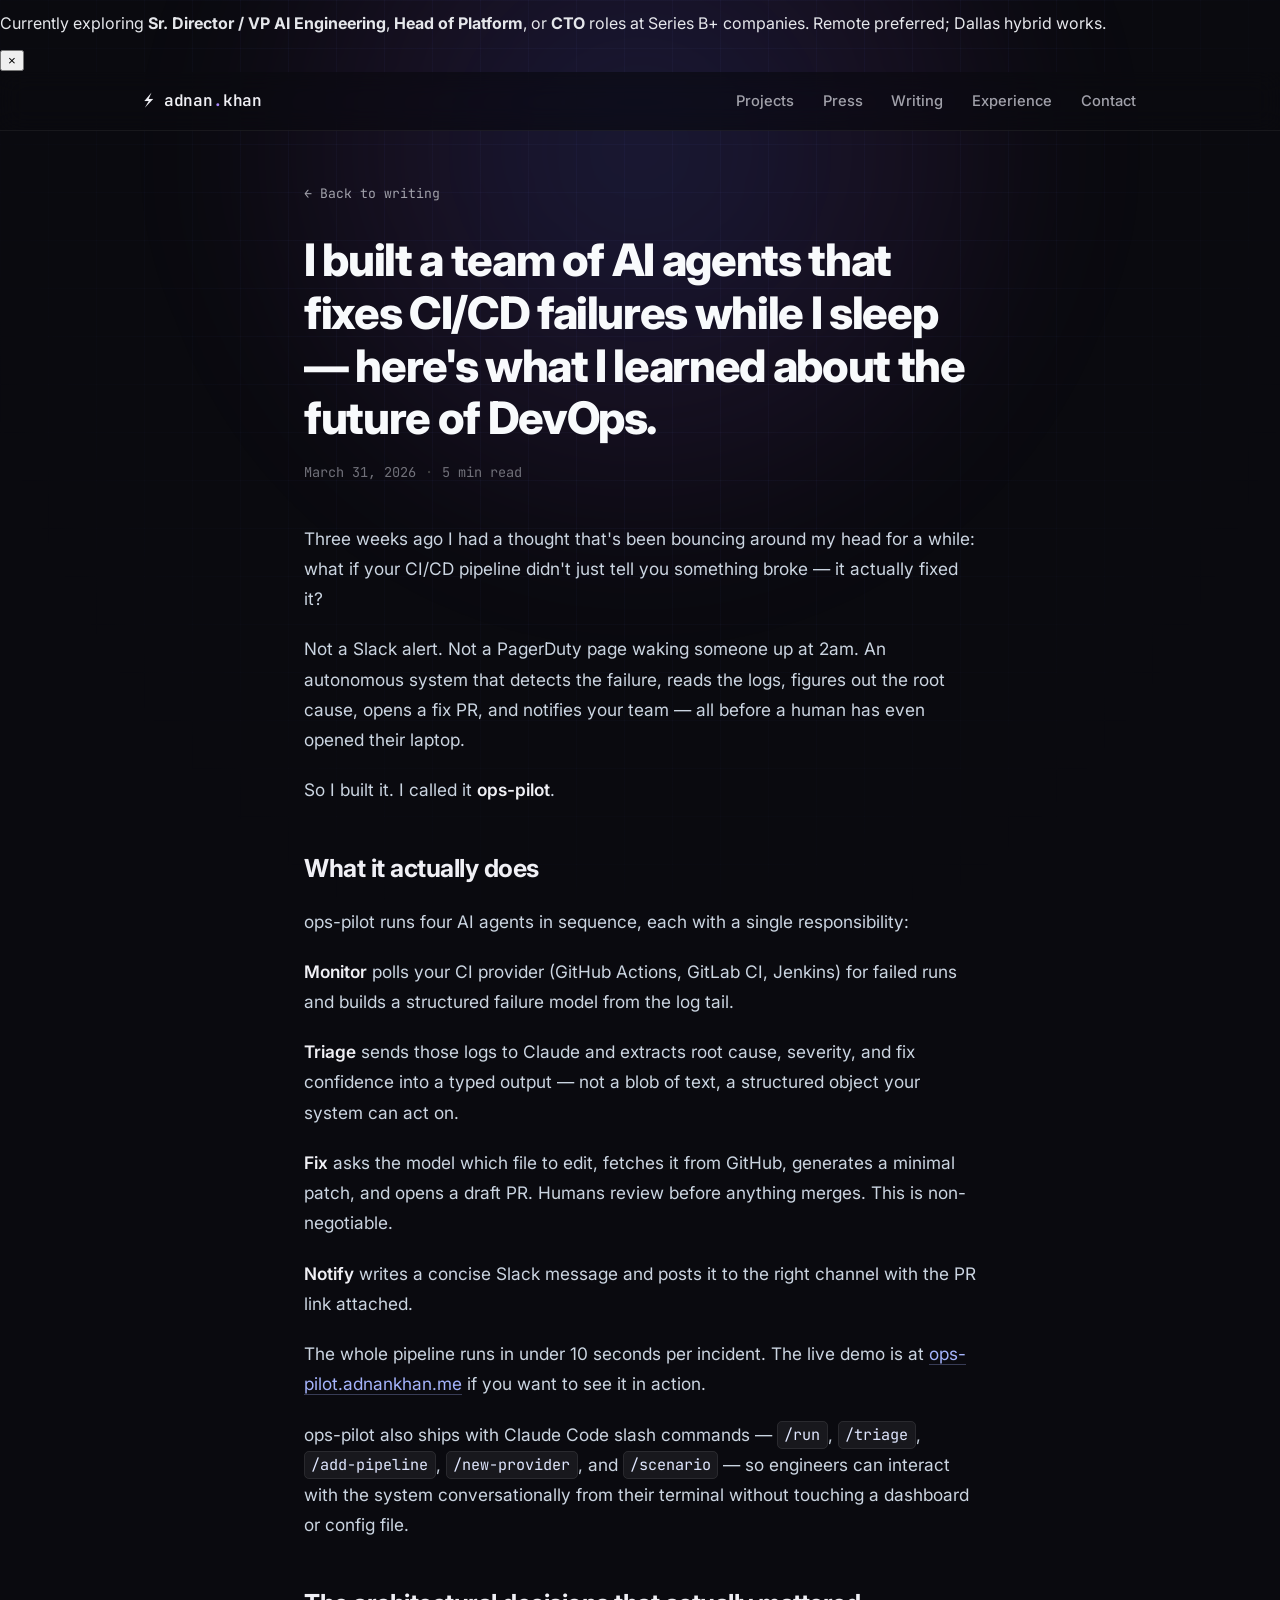
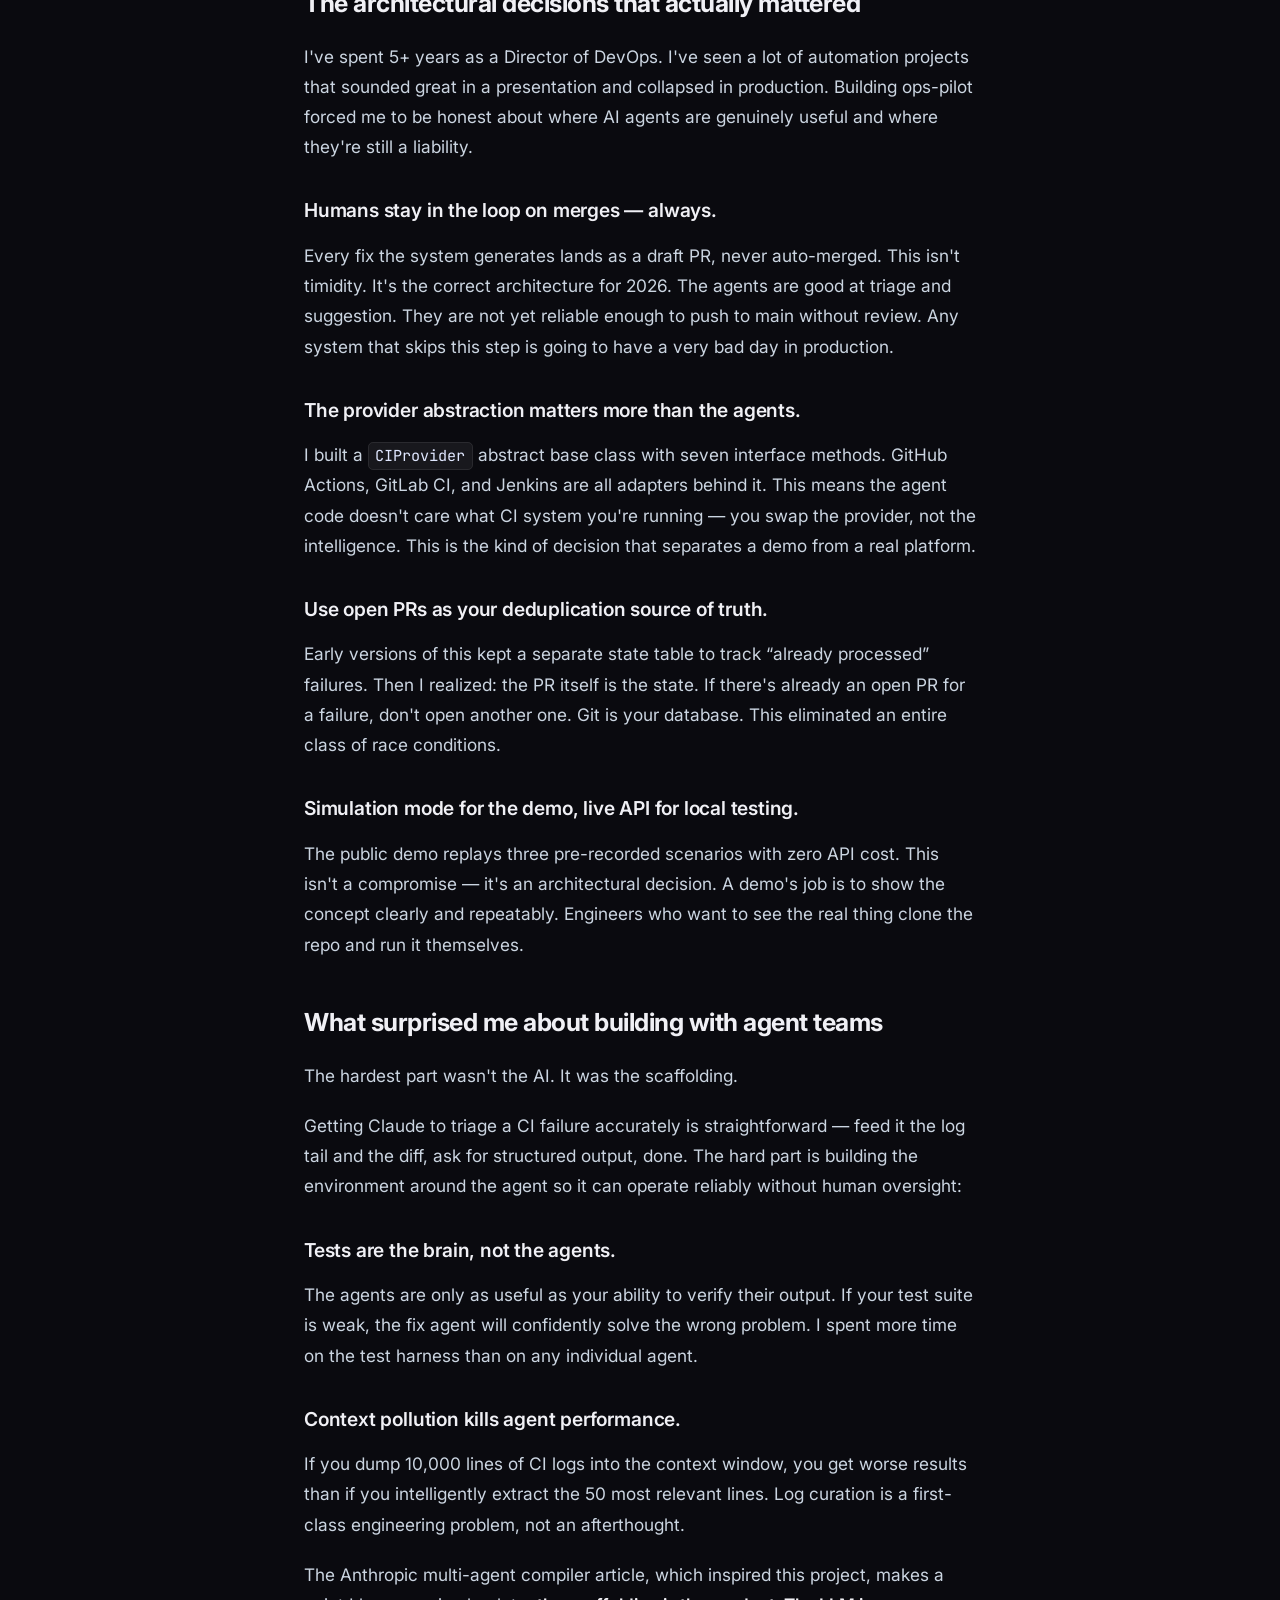
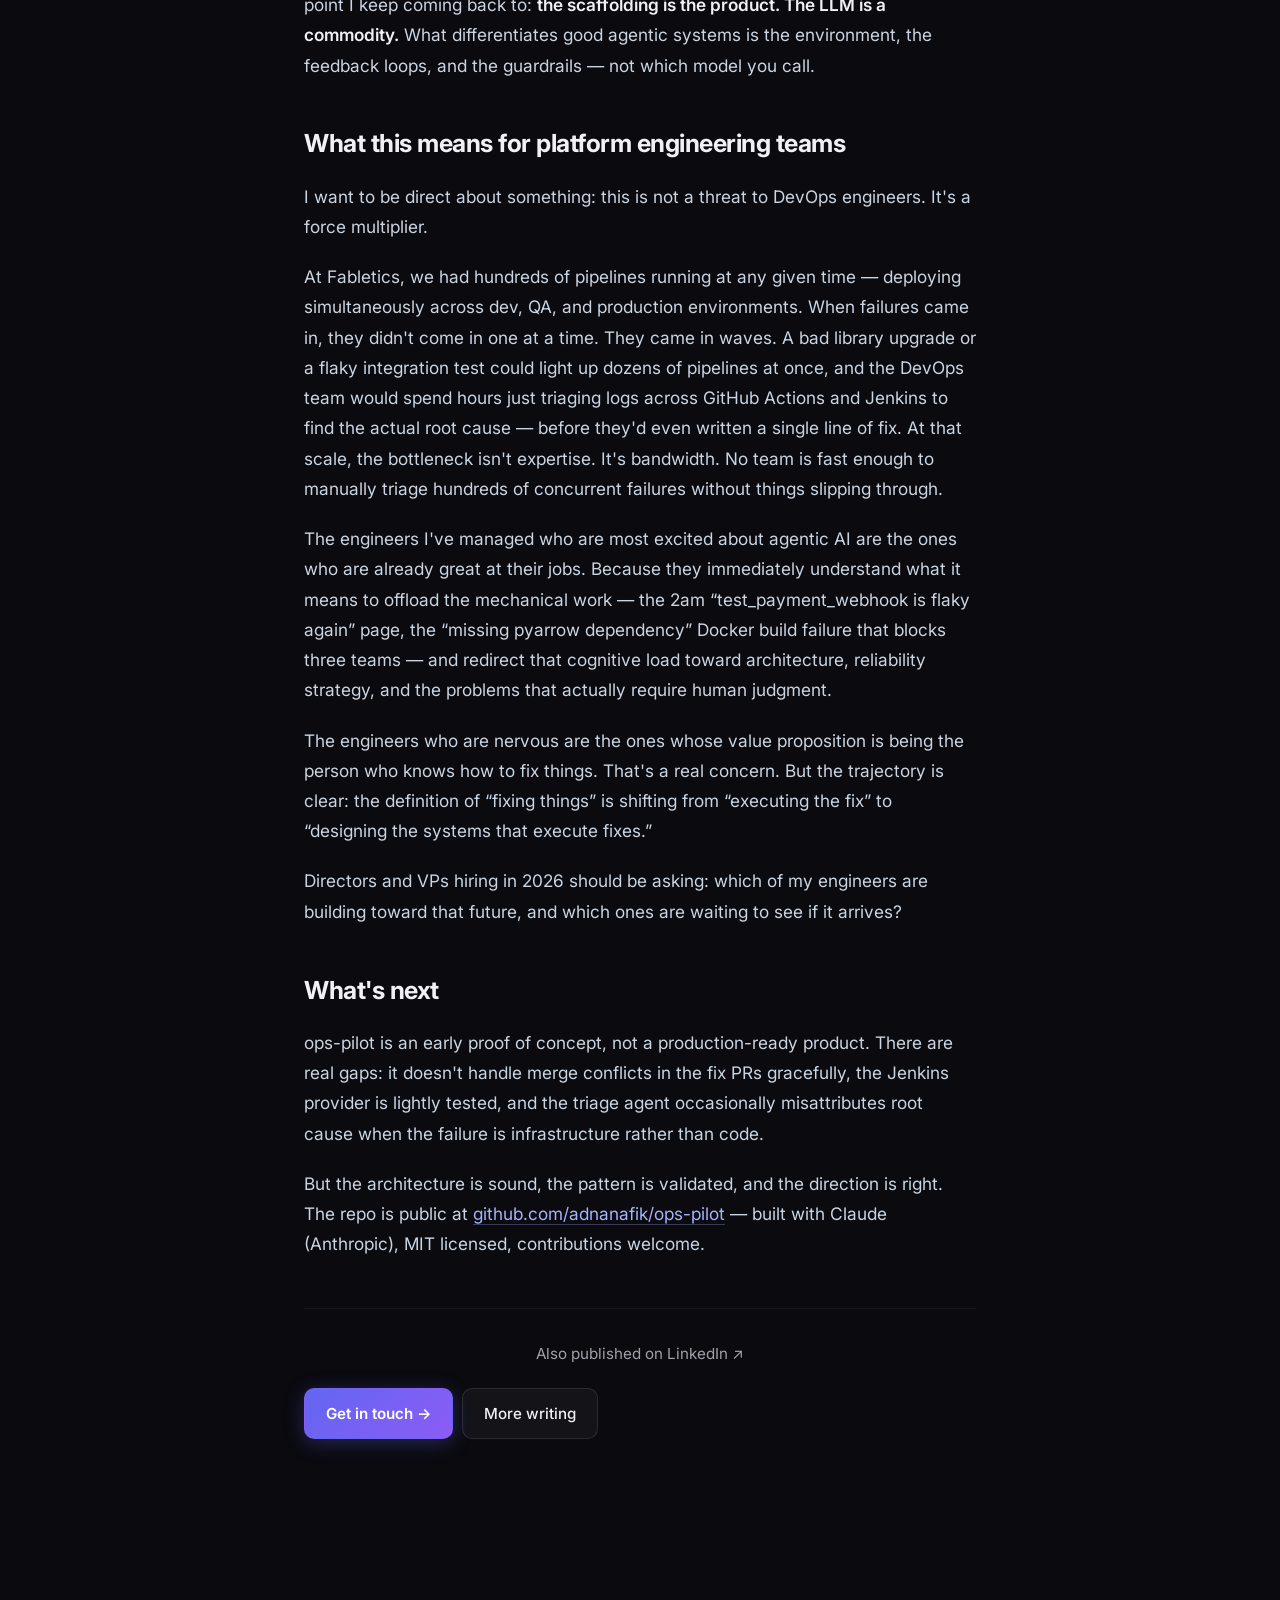
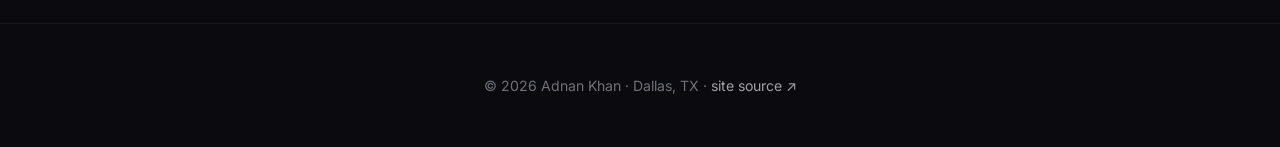
<file: writing/ai-agents-cicd-while-i-sleep/index.html>
<!DOCTYPE html>
<html lang="en">
<head>
<meta charset="UTF-8" />
<meta name="viewport" content="width=device-width, initial-scale=1.0" />
<title>I built a team of AI agents that fixes CI/CD failures while I sleep — Adnan Khan</title>
<meta name="description" content="An autonomous multi-agent system that detects CI/CD failures, diagnoses them, and opens fix PRs — before a human has opened their laptop." />

<link rel="canonical" href="https://adnankhan.me/writing/ai-agents-cicd-while-i-sleep/" />

<meta property="og:type" content="article" />
<meta property="og:title" content="AI agents that fix my CI/CD failures while I sleep" />
<meta property="og:description" content="An autonomous multi-agent system that detects CI/CD failures, diagnoses them, and opens fix PRs — before a human has opened their laptop." />
<meta property="og:url" content="https://adnankhan.me/writing/ai-agents-cicd-while-i-sleep/" />
<meta property="og:image" content="https://adnankhan.me/assets/og-ai-agents-cicd-while-i-sleep.png" />
<meta property="og:image:width" content="1200" />
<meta property="og:image:height" content="630" />
<meta property="og:image:alt" content="I built a team of AI agents that fixes CI/CD failures while I sleep" />
<meta property="og:site_name" content="Adnan Khan" />
<meta property="article:published_time" content="2026-03-31T00:00:00Z" />
<meta property="article:author" content="Adnan Khan" />

<meta name="twitter:card" content="summary_large_image" />
<meta name="twitter:title" content="AI agents that fix my CI/CD failures while I sleep" />
<meta name="twitter:description" content="An autonomous multi-agent system that detects CI/CD failures, diagnoses them, and opens fix PRs — before a human has opened their laptop." />
<meta name="twitter:image" content="https://adnankhan.me/assets/og-ai-agents-cicd-while-i-sleep.png" />

<link rel="icon" type="image/svg+xml" href="data:image/svg+xml,%3Csvg xmlns='http://www.w3.org/2000/svg' viewBox='0 0 100 100'%3E%3Ctext y='.9em' font-size='90'%3E%E2%9A%A1%3C/text%3E%3C/svg%3E" />
<link rel="icon" type="image/png" sizes="32x32" href="/assets/favicon-32.png" />
<link rel="apple-touch-icon" sizes="180x180" href="/assets/apple-touch-icon.png" />
<link rel="preconnect" href="https://fonts.googleapis.com" />
<link rel="preconnect" href="https://fonts.gstatic.com" crossorigin />
<link href="https://fonts.googleapis.com/css2?family=Inter:wght@400;500;600;700;800&family=JetBrains+Mono:wght@400;500&display=swap" rel="stylesheet" />
<link rel="stylesheet" href="/style.css" />
<link rel="alternate" type="application/rss+xml" title="Adnan Khan — Writing" href="/writing/rss.xml" />

<script type="application/ld+json">
{
  "@context": "https://schema.org",
  "@type": "Article",
  "mainEntityOfPage": {
    "@type": "WebPage",
    "@id": "https://adnankhan.me/writing/ai-agents-cicd-while-i-sleep/"
  },
  "headline": "I built a team of AI agents that fixes CI/CD failures while I sleep — here's what I learned about the future of DevOps.",
  "description": "The architecture behind ops-pilot: how four coordinated agents detect failures, diagnose root cause, write the fix, and open a draft PR — without removing humans from the review loop. A case for agents as force multipliers, not replacements.",
  "image": "https://adnankhan.me/assets/adnan.jpg",
  "datePublished": "2026-03-31",
  "dateModified": "2026-03-31",
  "author": {
    "@type": "Person",
    "@id": "https://adnankhan.me/#person",
    "name": "Adnan Khan",
    "url": "https://adnankhan.me/"
  },
  "publisher": {
    "@type": "Person",
    "@id": "https://adnankhan.me/#person",
    "name": "Adnan Khan"
  },
  "inLanguage": "en-US",
  "wordCount": 1103,
  "keywords": ["Agentic AI", "CI/CD", "DevOps", "Multi-agent systems", "Claude", "ops-pilot", "Platform engineering"]
}
</script>

<!-- Analytics (Plausible — cookie-free, no banner required) -->
<script defer data-domain="adnankhan.me" src="https://plausible.io/js/script.outbound-links.tagged-events.js"></script>
</head>
<body>

<div id="availability-ribbon" class="ribbon" role="region" aria-label="Availability notice" hidden>
  <div class="ribbon-inner">
    <span class="ribbon-dot" aria-hidden="true"></span>
    <p class="ribbon-text">
      Currently exploring <strong>Sr. Director / VP AI Engineering</strong>, <strong>Head of Platform</strong>, or <strong>CTO</strong> roles at Series B+ companies. Remote preferred; Dallas hybrid works.
    </p>
    <button type="button" class="ribbon-close" aria-label="Dismiss availability notice">×</button>
  </div>
</div>

<div class="bg-grid" aria-hidden="true"></div>
<div class="bg-glow" aria-hidden="true"></div>

<nav class="topnav">
  <div class="container nav-inner">
    <a href="/" class="brand">⚡ adnan<span class="brand-accent">.</span>khan</a>
    <div class="nav-links">
      <a href="/#projects">Projects</a>
      <a href="/#press">Press</a>
      <a href="/#writing">Writing</a>
      <a href="/#experience">Experience</a>
      <a href="/#contact">Contact</a>
    </div>
  </div>
</nav>

<main class="container post">
  <article>
    <header class="post-head">
      <a href="/#writing" class="back-link">← Back to writing</a>
      <h1 class="post-title">I built a team of AI agents that fixes CI/CD failures while I sleep &mdash; here's what I learned about the future of DevOps.</h1>
      <div class="post-meta">
        <time datetime="2026-03-31">March 31, 2026</time>
        <span class="meta-sep">·</span>
        <span id="post-read-time">5 min read</span>
      </div>
    </header>

    <div class="prose">
      <p>Three weeks ago I had a thought that's been bouncing around my head for a while: what if your CI/CD pipeline didn't just tell you something broke &mdash; it actually fixed it?</p>

      <p>Not a Slack alert. Not a PagerDuty page waking someone up at 2am. An autonomous system that detects the failure, reads the logs, figures out the root cause, opens a fix PR, and notifies your team &mdash; all before a human has even opened their laptop.</p>

      <p>So I built it. I called it <strong>ops-pilot</strong>.</p>

      <h2>What it actually does</h2>

      <p>ops-pilot runs four AI agents in sequence, each with a single responsibility:</p>

      <p><strong>Monitor</strong> polls your CI provider (GitHub Actions, GitLab CI, Jenkins) for failed runs and builds a structured failure model from the log tail.</p>

      <p><strong>Triage</strong> sends those logs to Claude and extracts root cause, severity, and fix confidence into a typed output &mdash; not a blob of text, a structured object your system can act on.</p>

      <p><strong>Fix</strong> asks the model which file to edit, fetches it from GitHub, generates a minimal patch, and opens a draft PR. Humans review before anything merges. This is non-negotiable.</p>

      <p><strong>Notify</strong> writes a concise Slack message and posts it to the right channel with the PR link attached.</p>

      <p>The whole pipeline runs in under 10 seconds per incident. The live demo is at <a href="https://ops-pilot.adnankhan.me/" target="_blank" rel="noopener">ops-pilot.adnankhan.me</a> if you want to see it in action.</p>

      <p>ops-pilot also ships with Claude Code slash commands &mdash; <code>/run</code>, <code>/triage</code>, <code>/add-pipeline</code>, <code>/new-provider</code>, and <code>/scenario</code> &mdash; so engineers can interact with the system conversationally from their terminal without touching a dashboard or config file.</p>

      <h2>The architectural decisions that actually mattered</h2>

      <p>I've spent 5+ years as a Director of DevOps. I've seen a lot of automation projects that sounded great in a presentation and collapsed in production. Building ops-pilot forced me to be honest about where AI agents are genuinely useful and where they're still a liability.</p>

      <h3>Humans stay in the loop on merges &mdash; always.</h3>
      <p>Every fix the system generates lands as a draft PR, never auto-merged. This isn't timidity. It's the correct architecture for 2026. The agents are good at triage and suggestion. They are not yet reliable enough to push to main without review. Any system that skips this step is going to have a very bad day in production.</p>

      <h3>The provider abstraction matters more than the agents.</h3>
      <p>I built a <code>CIProvider</code> abstract base class with seven interface methods. GitHub Actions, GitLab CI, and Jenkins are all adapters behind it. This means the agent code doesn't care what CI system you're running &mdash; you swap the provider, not the intelligence. This is the kind of decision that separates a demo from a real platform.</p>

      <h3>Use open PRs as your deduplication source of truth.</h3>
      <p>Early versions of this kept a separate state table to track &ldquo;already processed&rdquo; failures. Then I realized: the PR itself is the state. If there's already an open PR for a failure, don't open another one. Git is your database. This eliminated an entire class of race conditions.</p>

      <h3>Simulation mode for the demo, live API for local testing.</h3>
      <p>The public demo replays three pre-recorded scenarios with zero API cost. This isn't a compromise &mdash; it's an architectural decision. A demo's job is to show the concept clearly and repeatably. Engineers who want to see the real thing clone the repo and run it themselves.</p>

      <h2>What surprised me about building with agent teams</h2>

      <p>The hardest part wasn't the AI. It was the scaffolding.</p>

      <p>Getting Claude to triage a CI failure accurately is straightforward &mdash; feed it the log tail and the diff, ask for structured output, done. The hard part is building the environment around the agent so it can operate reliably without human oversight:</p>

      <h3>Tests are the brain, not the agents.</h3>
      <p>The agents are only as useful as your ability to verify their output. If your test suite is weak, the fix agent will confidently solve the wrong problem. I spent more time on the test harness than on any individual agent.</p>

      <h3>Context pollution kills agent performance.</h3>
      <p>If you dump 10,000 lines of CI logs into the context window, you get worse results than if you intelligently extract the 50 most relevant lines. Log curation is a first-class engineering problem, not an afterthought.</p>

      <p>The Anthropic multi-agent compiler article, which inspired this project, makes a point I keep coming back to: <strong>the scaffolding is the product. The LLM is a commodity.</strong> What differentiates good agentic systems is the environment, the feedback loops, and the guardrails &mdash; not which model you call.</p>

      <h2>What this means for platform engineering teams</h2>

      <p>I want to be direct about something: this is not a threat to DevOps engineers. It's a force multiplier.</p>

      <p>At Fabletics, we had hundreds of pipelines running at any given time &mdash; deploying simultaneously across dev, QA, and production environments. When failures came in, they didn't come in one at a time. They came in waves. A bad library upgrade or a flaky integration test could light up dozens of pipelines at once, and the DevOps team would spend hours just triaging logs across GitHub Actions and Jenkins to find the actual root cause &mdash; before they'd even written a single line of fix. At that scale, the bottleneck isn't expertise. It's bandwidth. No team is fast enough to manually triage hundreds of concurrent failures without things slipping through.</p>

      <p>The engineers I've managed who are most excited about agentic AI are the ones who are already great at their jobs. Because they immediately understand what it means to offload the mechanical work &mdash; the 2am &ldquo;test_payment_webhook is flaky again&rdquo; page, the &ldquo;missing pyarrow dependency&rdquo; Docker build failure that blocks three teams &mdash; and redirect that cognitive load toward architecture, reliability strategy, and the problems that actually require human judgment.</p>

      <p>The engineers who are nervous are the ones whose value proposition is being the person who knows how to fix things. That's a real concern. But the trajectory is clear: the definition of &ldquo;fixing things&rdquo; is shifting from &ldquo;executing the fix&rdquo; to &ldquo;designing the systems that execute fixes.&rdquo;</p>

      <p>Directors and VPs hiring in 2026 should be asking: which of my engineers are building toward that future, and which ones are waiting to see if it arrives?</p>

      <h2>What's next</h2>

      <p>ops-pilot is an early proof of concept, not a production-ready product. There are real gaps: it doesn't handle merge conflicts in the fix PRs gracefully, the Jenkins provider is lightly tested, and the triage agent occasionally misattributes root cause when the failure is infrastructure rather than code.</p>

      <p>But the architecture is sound, the pattern is validated, and the direction is right. The repo is public at <a href="https://github.com/adnanafik/ops-pilot" target="_blank" rel="noopener">github.com/adnanafik/ops-pilot</a> &mdash; built with Claude (Anthropic), MIT licensed, contributions welcome.</p>
    </div>

    <footer class="post-foot">
      <p class="post-republish">
        Also published on <a href="https://www.linkedin.com/pulse/i-built-team-ai-agents-fixes-cicd-failures-while-sleep-adnan-khan-7i7ec/" target="_blank" rel="noopener">LinkedIn ↗</a>
      </p>
      <div class="post-cta">
        <a class="btn btn-primary plausible-event-name=Email+Click" href="mailto:adnan@adnankhan.me">Get in touch →</a>
        <a class="btn" href="/#writing">More writing</a>
      </div>
    </footer>
  </article>
</main>

<footer>
  <div class="container">
    <p>© <span id="year"></span> Adnan Khan · Dallas, TX · <a href="https://github.com/adnanafik/adnanafik.github.io" target="_blank" rel="noopener">site source ↗</a></p>
  </div>
</footer>

<script>document.getElementById('year').textContent = new Date().getFullYear();</script>

<script>
(function () {
  var KEY = 'availability-ribbon-dismissed-v1';
  var ribbon = document.getElementById('availability-ribbon');
  if (!ribbon) return;
  var dismissed = false;
  try { dismissed = localStorage.getItem(KEY) === '1'; } catch (e) {}
  if (!dismissed) ribbon.hidden = false;
  ribbon.querySelector('.ribbon-close').addEventListener('click', function () {
    ribbon.hidden = true;
    try { localStorage.setItem(KEY, '1'); } catch (e) {}
  });
})();
</script>

</body>
</html>
</file>
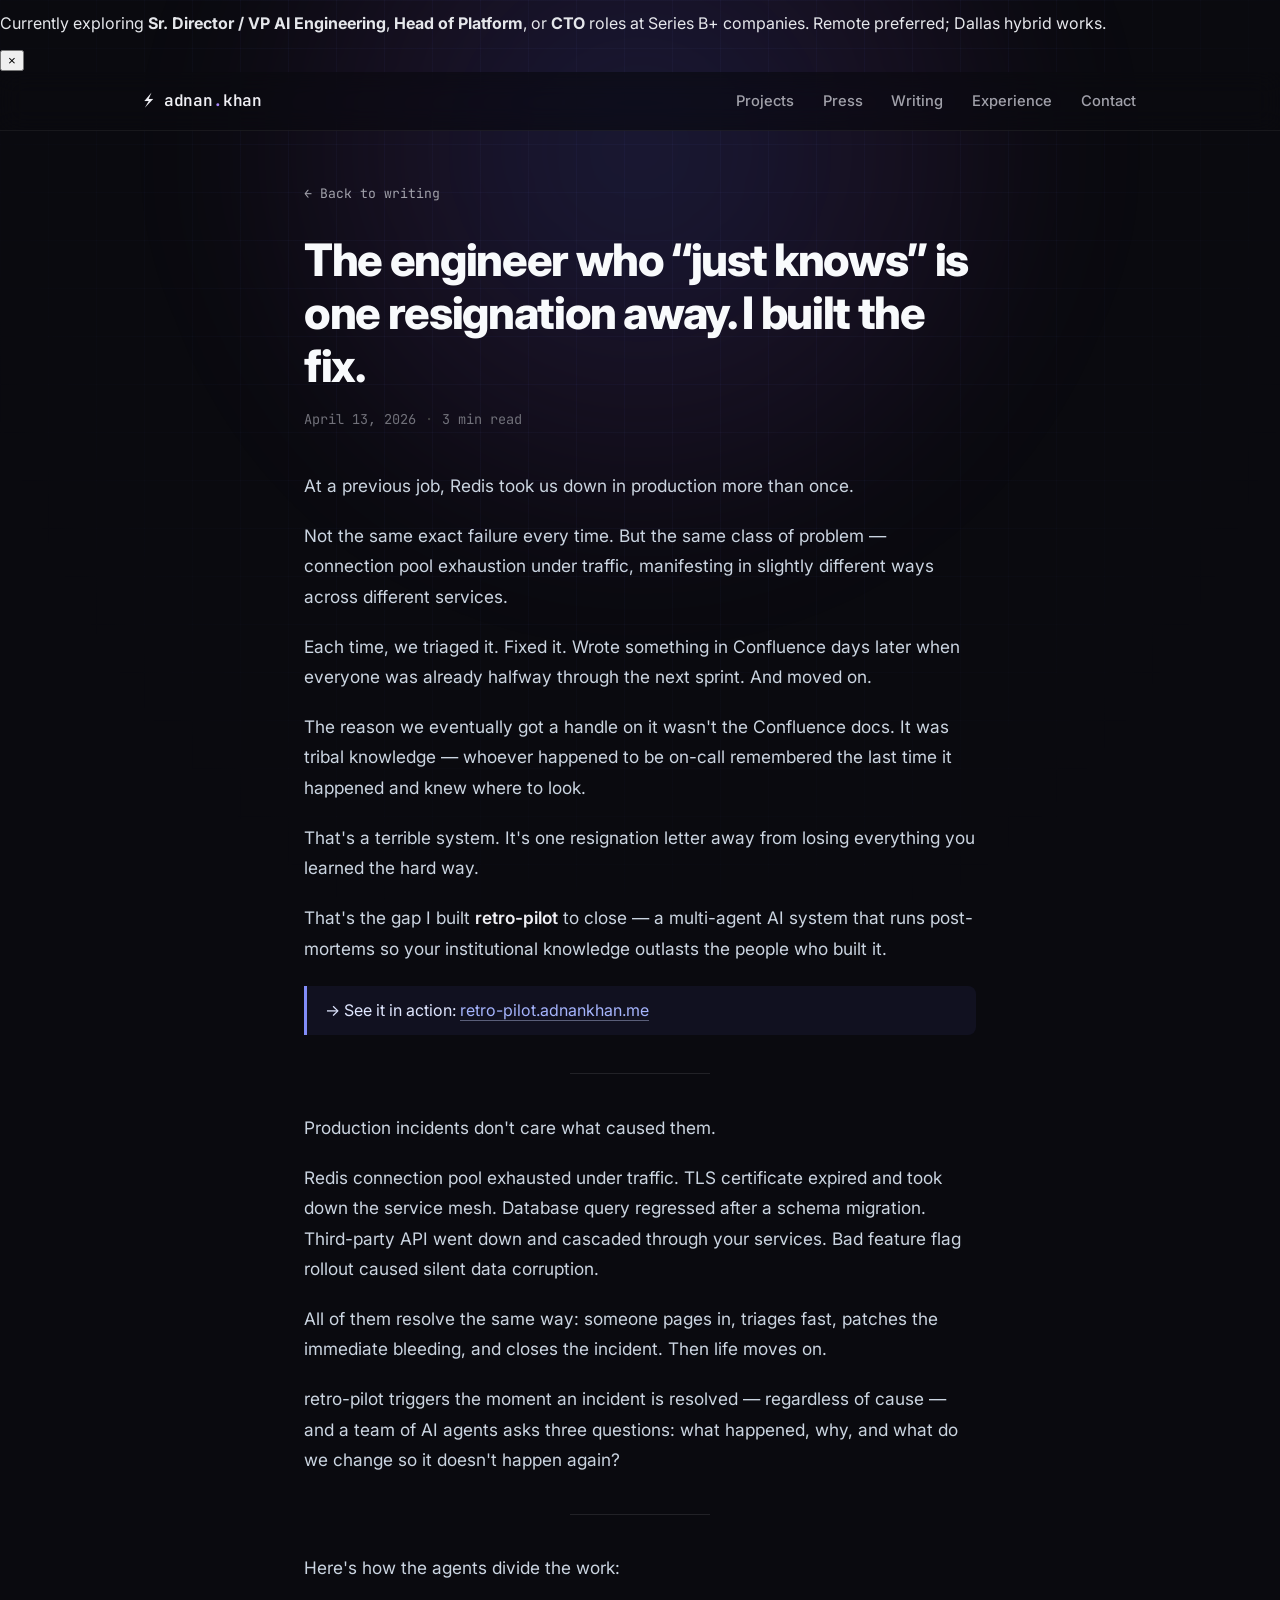
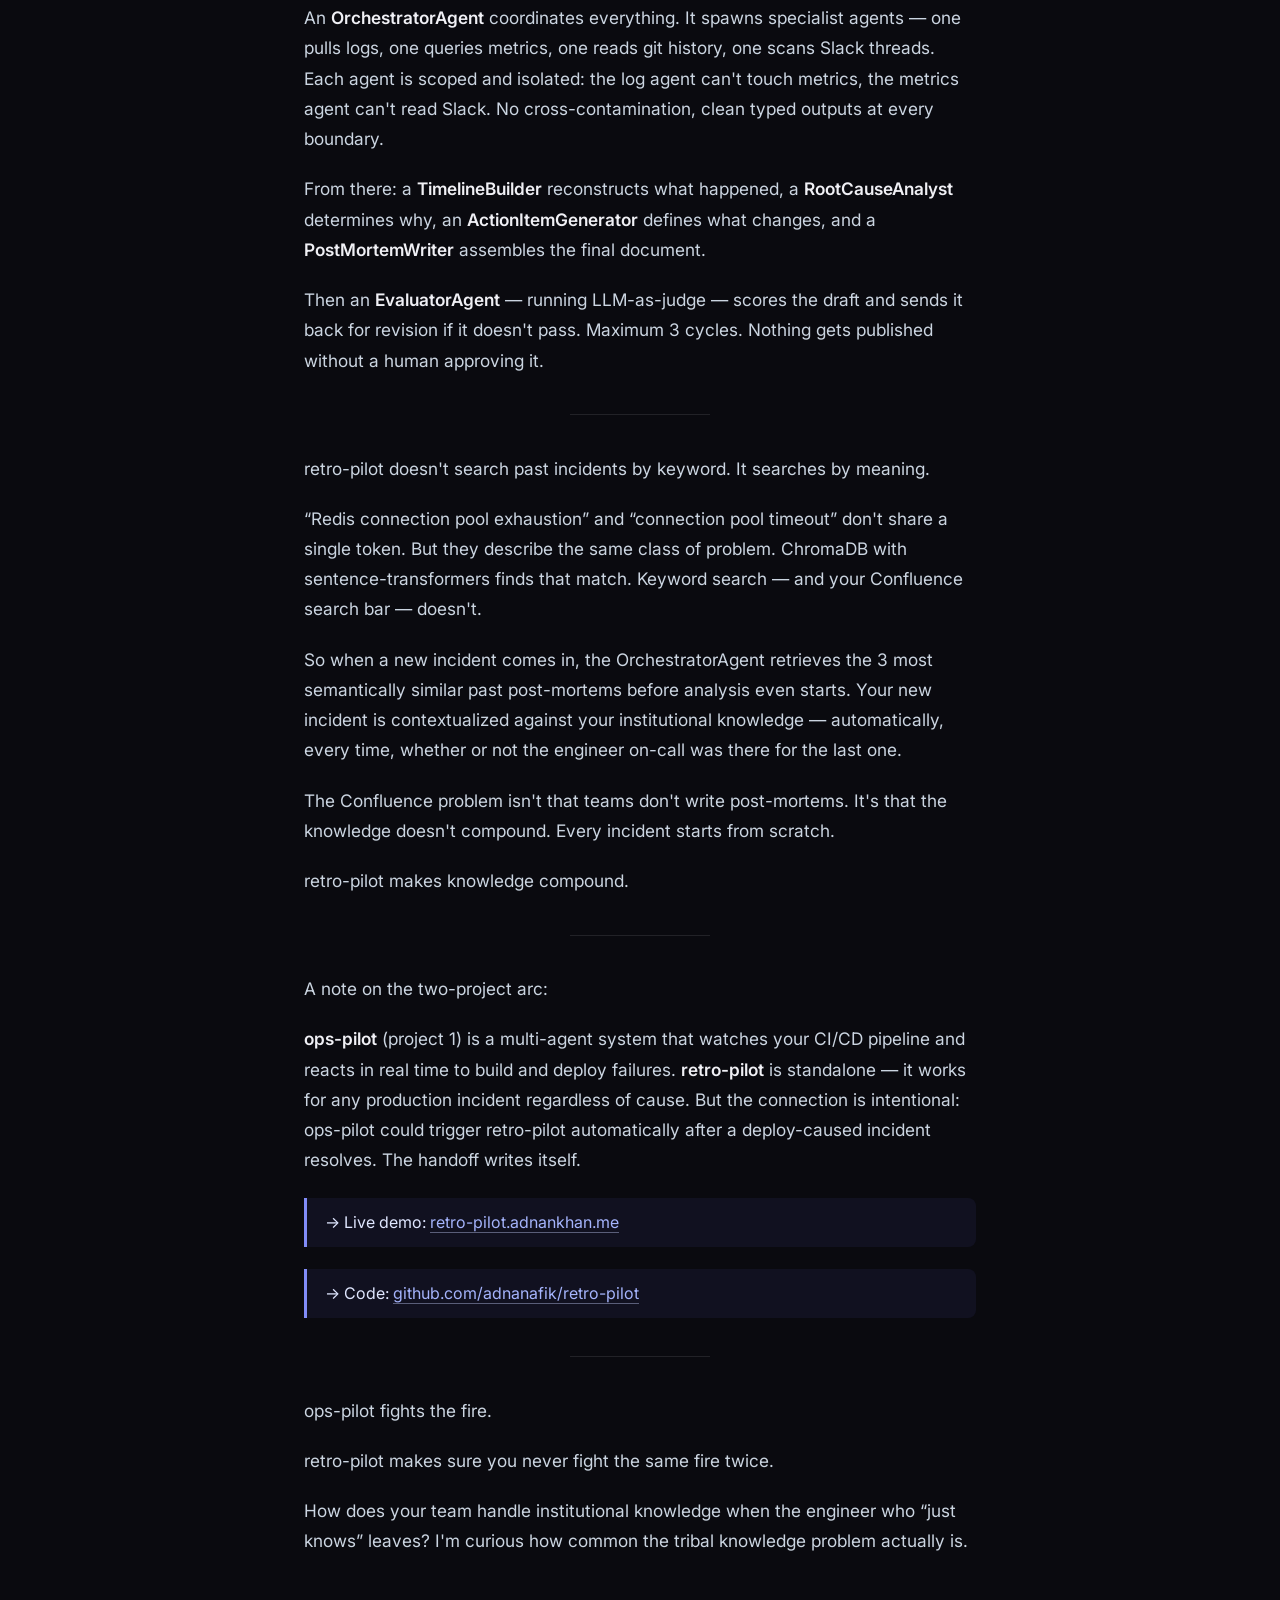
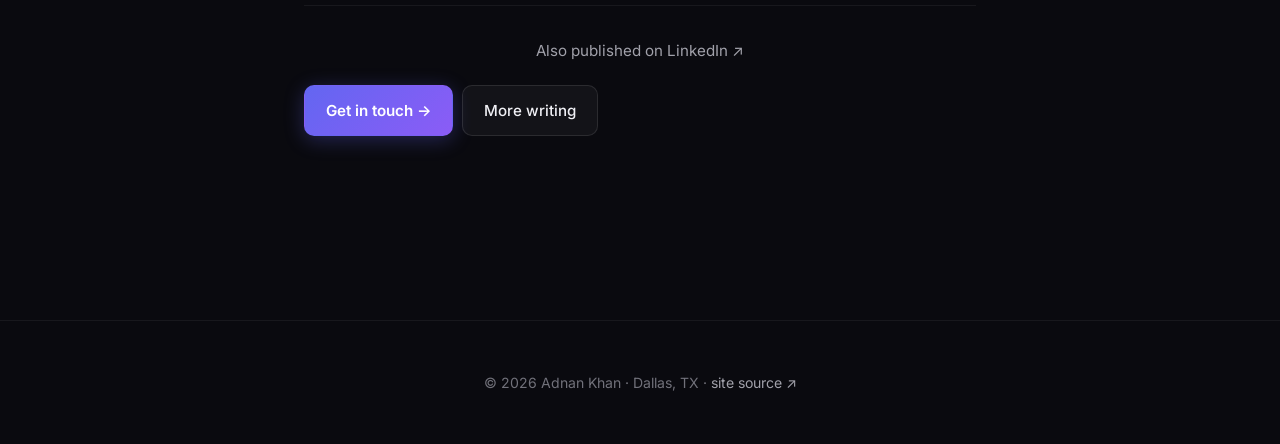
<file: writing/engineer-who-just-knows/index.html>
<!DOCTYPE html>
<html lang="en">
<head>
<meta charset="UTF-8" />
<meta name="viewport" content="width=device-width, initial-scale=1.0" />
<title>The engineer who "just knows" is one resignation away — Adnan Khan</title>
<meta name="description" content="Tribal knowledge is one resignation away. retro-pilot is a multi-agent AI system that runs post-mortems so institutional knowledge outlasts the engineers." />

<link rel="canonical" href="https://adnankhan.me/writing/engineer-who-just-knows/" />

<meta property="og:type" content="article" />
<meta property="og:title" content="The engineer who &quot;just knows&quot; is one resignation away" />
<meta property="og:description" content="Tribal knowledge is one resignation away. retro-pilot is a multi-agent AI system that runs post-mortems so institutional knowledge outlasts the engineers." />
<meta property="og:url" content="https://adnankhan.me/writing/engineer-who-just-knows/" />
<meta property="og:image" content="https://adnankhan.me/assets/og-engineer-who-just-knows.png" />
<meta property="og:image:width" content="1200" />
<meta property="og:image:height" content="630" />
<meta property="og:image:alt" content="The engineer who &quot;just knows&quot; is one resignation away. I built the fix." />
<meta property="og:site_name" content="Adnan Khan" />
<meta property="article:published_time" content="2026-04-13T00:00:00Z" />
<meta property="article:author" content="Adnan Khan" />

<meta name="twitter:card" content="summary_large_image" />
<meta name="twitter:title" content="The engineer who &quot;just knows&quot; is one resignation away" />
<meta name="twitter:description" content="A multi-agent AI system that runs post-mortems so institutional knowledge outlasts the engineers who built it." />
<meta name="twitter:image" content="https://adnankhan.me/assets/og-engineer-who-just-knows.png" />

<link rel="icon" type="image/svg+xml" href="data:image/svg+xml,%3Csvg xmlns='http://www.w3.org/2000/svg' viewBox='0 0 100 100'%3E%3Ctext y='.9em' font-size='90'%3E%E2%9A%A1%3C/text%3E%3C/svg%3E" />
<link rel="icon" type="image/png" sizes="32x32" href="/assets/favicon-32.png" />
<link rel="apple-touch-icon" sizes="180x180" href="/assets/apple-touch-icon.png" />
<link rel="preconnect" href="https://fonts.googleapis.com" />
<link rel="preconnect" href="https://fonts.gstatic.com" crossorigin />
<link href="https://fonts.googleapis.com/css2?family=Inter:wght@400;500;600;700;800&family=JetBrains+Mono:wght@400;500&display=swap" rel="stylesheet" />
<link rel="stylesheet" href="/style.css" />
<link rel="alternate" type="application/rss+xml" title="Adnan Khan — Writing" href="/writing/rss.xml" />

<script type="application/ld+json">
{
  "@context": "https://schema.org",
  "@type": "Article",
  "mainEntityOfPage": {
    "@type": "WebPage",
    "@id": "https://adnankhan.me/writing/engineer-who-just-knows/"
  },
  "headline": "The engineer who \"just knows\" is one resignation away. I built the fix.",
  "description": "Why tribal knowledge disappears when engineers leave — and how retro-pilot turns every incident into a permanent, searchable lesson for the next team that hits the same problem.",
  "image": "https://adnankhan.me/assets/adnan.jpg",
  "datePublished": "2026-04-13",
  "dateModified": "2026-04-13",
  "author": {
    "@type": "Person",
    "@id": "https://adnankhan.me/#person",
    "name": "Adnan Khan",
    "url": "https://adnankhan.me/"
  },
  "publisher": {
    "@type": "Person",
    "@id": "https://adnankhan.me/#person",
    "name": "Adnan Khan"
  },
  "inLanguage": "en-US",
  "wordCount": 586,
  "keywords": ["Agentic AI", "Post-mortem", "Institutional knowledge", "Multi-agent systems", "DevOps", "SRE", "retro-pilot"]
}
</script>

<!-- Analytics (Plausible — cookie-free, no banner required) -->
<script defer data-domain="adnankhan.me" src="https://plausible.io/js/script.outbound-links.tagged-events.js"></script>
</head>
<body>

<div id="availability-ribbon" class="ribbon" role="region" aria-label="Availability notice" hidden>
  <div class="ribbon-inner">
    <span class="ribbon-dot" aria-hidden="true"></span>
    <p class="ribbon-text">
      Currently exploring <strong>Sr. Director / VP AI Engineering</strong>, <strong>Head of Platform</strong>, or <strong>CTO</strong> roles at Series B+ companies. Remote preferred; Dallas hybrid works.
    </p>
    <button type="button" class="ribbon-close" aria-label="Dismiss availability notice">×</button>
  </div>
</div>

<div class="bg-grid" aria-hidden="true"></div>
<div class="bg-glow" aria-hidden="true"></div>

<nav class="topnav">
  <div class="container nav-inner">
    <a href="/" class="brand">⚡ adnan<span class="brand-accent">.</span>khan</a>
    <div class="nav-links">
      <a href="/#projects">Projects</a>
      <a href="/#press">Press</a>
      <a href="/#writing">Writing</a>
      <a href="/#experience">Experience</a>
      <a href="/#contact">Contact</a>
    </div>
  </div>
</nav>

<main class="container post">
  <article>
    <header class="post-head">
      <a href="/#writing" class="back-link">← Back to writing</a>
      <h1 class="post-title">The engineer who &ldquo;just knows&rdquo; is one resignation away. I built the fix.</h1>
      <div class="post-meta">
        <time datetime="2026-04-13">April 13, 2026</time>
        <span class="meta-sep">·</span>
        <span>3 min read</span>
      </div>
    </header>

    <div class="prose">
      <p>At a previous job, Redis took us down in production more than once.</p>

      <p>Not the same exact failure every time. But the same class of problem — connection pool exhaustion under traffic, manifesting in slightly different ways across different services.</p>

      <p>Each time, we triaged it. Fixed it. Wrote something in Confluence days later when everyone was already halfway through the next sprint. And moved on.</p>

      <p>The reason we eventually got a handle on it wasn't the Confluence docs. It was tribal knowledge — whoever happened to be on-call remembered the last time it happened and knew where to look.</p>

      <p>That's a terrible system. It's one resignation letter away from losing everything you learned the hard way.</p>

      <p>That's the gap I built <strong>retro-pilot</strong> to close — a multi-agent AI system that runs post-mortems so your institutional knowledge outlasts the people who built it.</p>

      <p class="callout">→ See it in action: <a href="https://retro-pilot.adnankhan.me/" target="_blank" rel="noopener">retro-pilot.adnankhan.me</a></p>

      <hr />

      <p>Production incidents don't care what caused them.</p>

      <p>Redis connection pool exhausted under traffic. TLS certificate expired and took down the service mesh. Database query regressed after a schema migration. Third-party API went down and cascaded through your services. Bad feature flag rollout caused silent data corruption.</p>

      <p>All of them resolve the same way: someone pages in, triages fast, patches the immediate bleeding, and closes the incident. Then life moves on.</p>

      <p>retro-pilot triggers the moment an incident is resolved — regardless of cause — and a team of AI agents asks three questions: what happened, why, and what do we change so it doesn't happen again?</p>

      <hr />

      <p>Here's how the agents divide the work:</p>

      <p>An <strong>OrchestratorAgent</strong> coordinates everything. It spawns specialist agents — one pulls logs, one queries metrics, one reads git history, one scans Slack threads. Each agent is scoped and isolated: the log agent can't touch metrics, the metrics agent can't read Slack. No cross-contamination, clean typed outputs at every boundary.</p>

      <p>From there: a <strong>TimelineBuilder</strong> reconstructs what happened, a <strong>RootCauseAnalyst</strong> determines why, an <strong>ActionItemGenerator</strong> defines what changes, and a <strong>PostMortemWriter</strong> assembles the final document.</p>

      <p>Then an <strong>EvaluatorAgent</strong> — running LLM-as-judge — scores the draft and sends it back for revision if it doesn't pass. Maximum 3 cycles. Nothing gets published without a human approving it.</p>

      <hr />

      <p>retro-pilot doesn't search past incidents by keyword. It searches by meaning.</p>

      <p>&ldquo;Redis connection pool exhaustion&rdquo; and &ldquo;connection pool timeout&rdquo; don't share a single token. But they describe the same class of problem. ChromaDB with sentence-transformers finds that match. Keyword search — and your Confluence search bar — doesn't.</p>

      <p>So when a new incident comes in, the OrchestratorAgent retrieves the 3 most semantically similar past post-mortems before analysis even starts. Your new incident is contextualized against your institutional knowledge — automatically, every time, whether or not the engineer on-call was there for the last one.</p>

      <p>The Confluence problem isn't that teams don't write post-mortems. It's that the knowledge doesn't compound. Every incident starts from scratch.</p>

      <p>retro-pilot makes knowledge compound.</p>

      <hr />

      <p>A note on the two-project arc:</p>

      <p><strong>ops-pilot</strong> (project 1) is a multi-agent system that watches your CI/CD pipeline and reacts in real time to build and deploy failures. <strong>retro-pilot</strong> is standalone — it works for any production incident regardless of cause. But the connection is intentional: ops-pilot could trigger retro-pilot automatically after a deploy-caused incident resolves. The handoff writes itself.</p>

      <p class="callout">→ Live demo: <a href="https://retro-pilot.adnankhan.me/" target="_blank" rel="noopener">retro-pilot.adnankhan.me</a></p>

      <p class="callout">→ Code: <a href="https://github.com/adnanafik/retro-pilot" target="_blank" rel="noopener">github.com/adnanafik/retro-pilot</a></p>

      <hr />

      <p>ops-pilot fights the fire.</p>

      <p>retro-pilot makes sure you never fight the same fire twice.</p>

      <p>How does your team handle institutional knowledge when the engineer who &ldquo;just knows&rdquo; leaves? I'm curious how common the tribal knowledge problem actually is.</p>
    </div>

    <footer class="post-foot">
      <p class="post-republish">
        Also published on <a href="https://www.linkedin.com/pulse/engineer-who-just-knows-one-resignation-away-i-built-fix-adnan-khan-v62xc/" target="_blank" rel="noopener">LinkedIn ↗</a>
      </p>
      <div class="post-cta">
        <a class="btn btn-primary plausible-event-name=Email+Click" href="mailto:adnan@adnankhan.me">Get in touch →</a>
        <a class="btn" href="/#writing">More writing</a>
      </div>
    </footer>
  </article>
</main>

<footer>
  <div class="container">
    <p>© <span id="year"></span> Adnan Khan · Dallas, TX · <a href="https://github.com/adnanafik/adnanafik.github.io" target="_blank" rel="noopener">site source ↗</a></p>
  </div>
</footer>

<script>document.getElementById('year').textContent = new Date().getFullYear();</script>

<script>
(function () {
  var KEY = 'availability-ribbon-dismissed-v1';
  var ribbon = document.getElementById('availability-ribbon');
  if (!ribbon) return;
  var dismissed = false;
  try { dismissed = localStorage.getItem(KEY) === '1'; } catch (e) {}
  if (!dismissed) ribbon.hidden = false;
  ribbon.querySelector('.ribbon-close').addEventListener('click', function () {
    ribbon.hidden = true;
    try { localStorage.setItem(KEY, '1'); } catch (e) {}
  });
})();
</script>

</body>
</html>
</file>
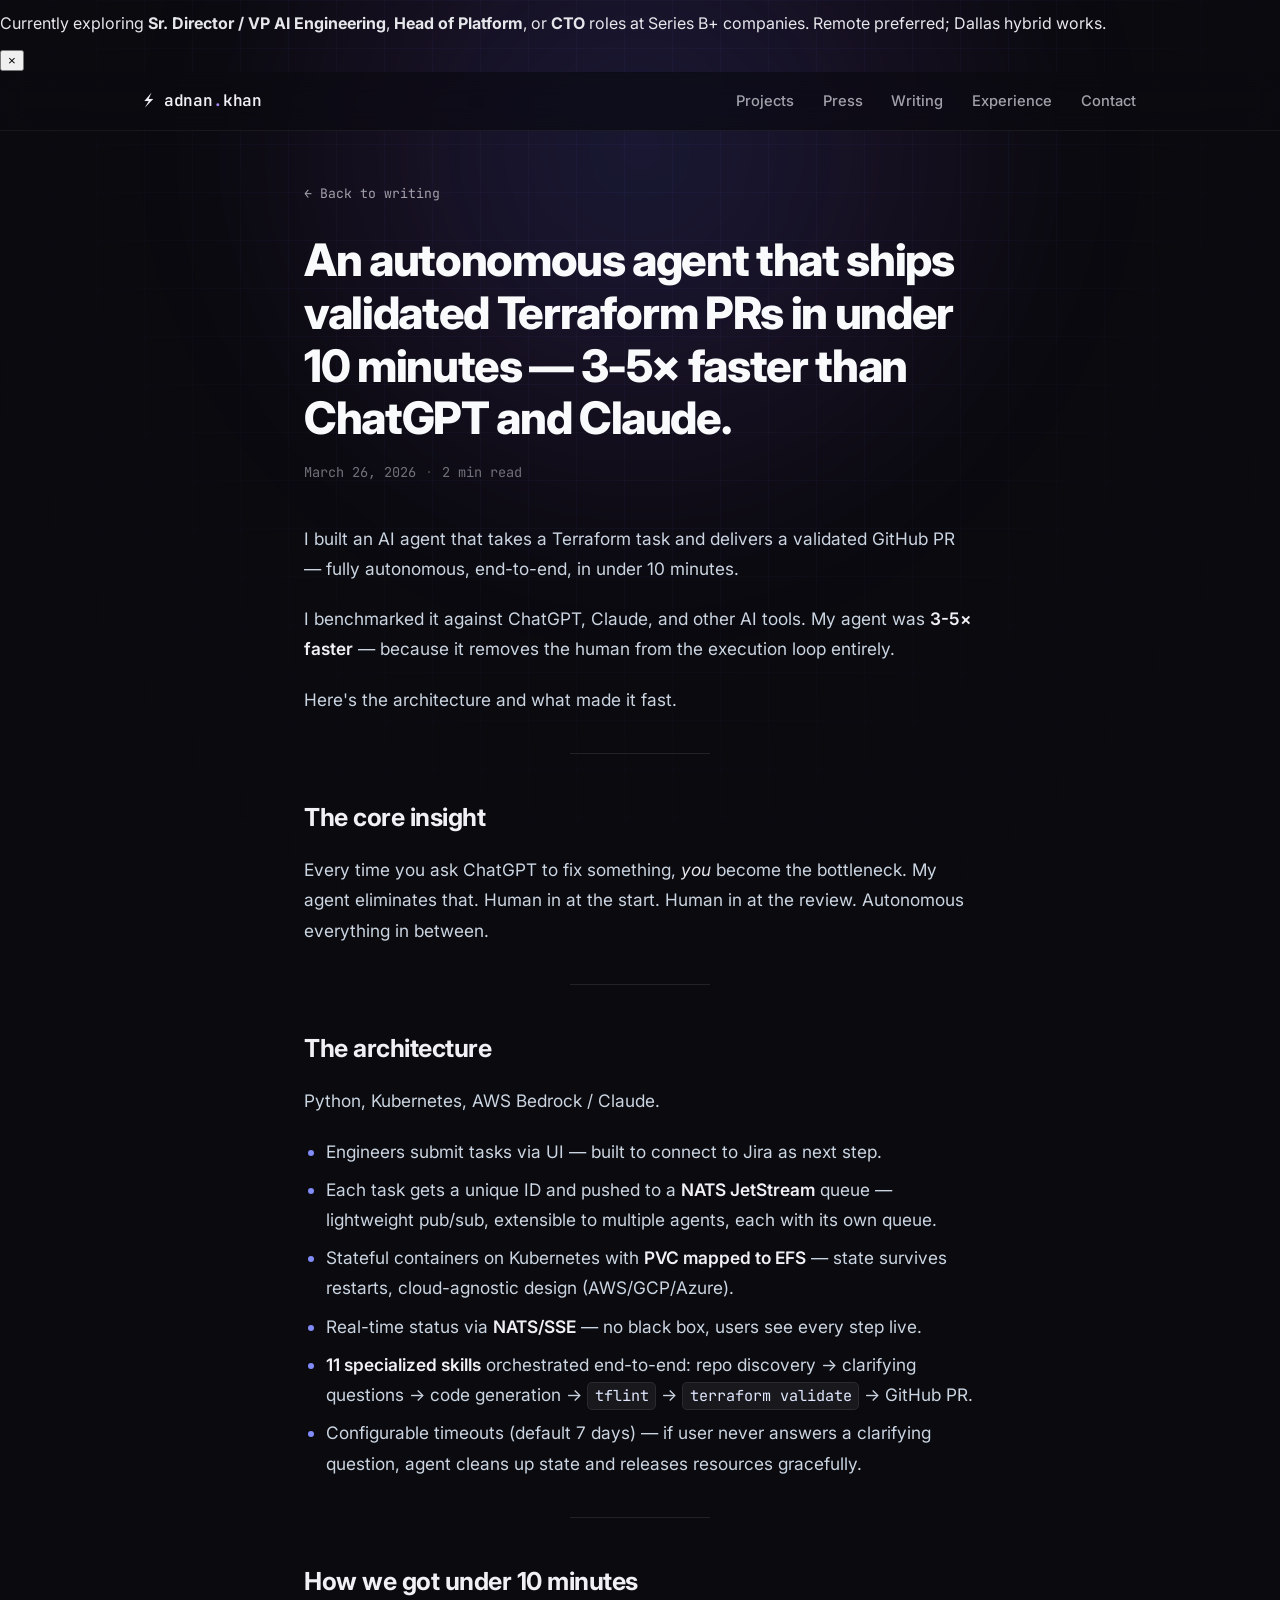
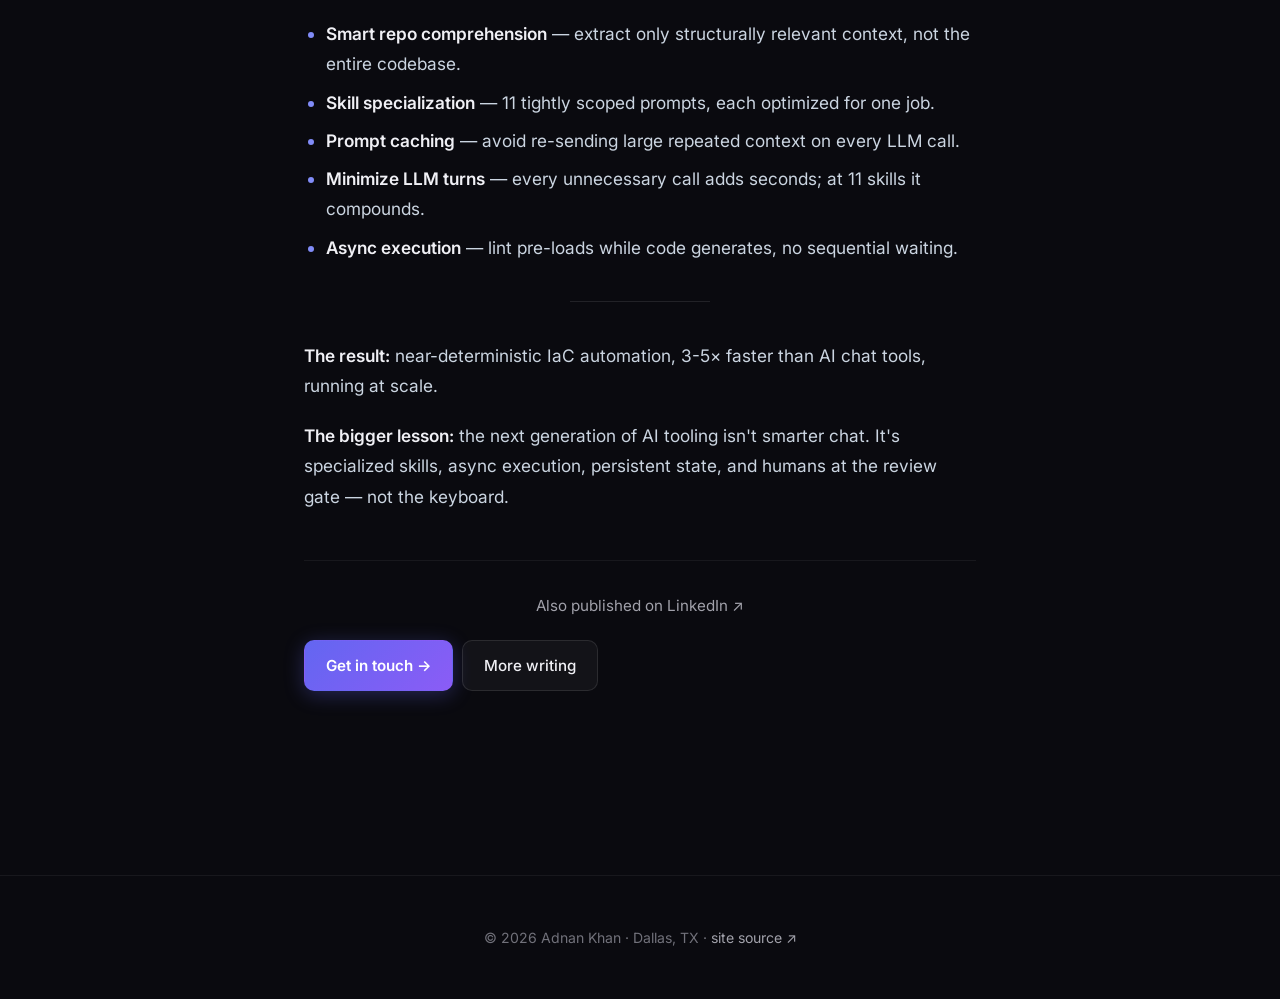
<file: writing/terraform-agent-under-10-min/index.html>
<!DOCTYPE html>
<html lang="en">
<head>
<meta charset="UTF-8" />
<meta name="viewport" content="width=device-width, initial-scale=1.0" />
<title>An autonomous agent that ships validated Terraform PRs in under 10 minutes — Adnan Khan</title>
<meta name="description" content="Benchmarked against ChatGPT and Claude: my Terraform agent ships validated PRs in under 10 minutes — 3-5× faster. Architecture and what made it fast." />

<link rel="canonical" href="https://adnankhan.me/writing/terraform-agent-under-10-min/" />

<meta property="og:type" content="article" />
<meta property="og:title" content="Terraform PRs in under 10 min — 3-5× faster than ChatGPT" />
<meta property="og:description" content="Benchmarked against ChatGPT and Claude: my Terraform agent ships validated PRs in under 10 minutes — 3-5× faster. Architecture and what made it fast." />
<meta property="og:url" content="https://adnankhan.me/writing/terraform-agent-under-10-min/" />
<meta property="og:image" content="https://adnankhan.me/assets/og-terraform-agent-under-10-min.png" />
<meta property="og:image:width" content="1200" />
<meta property="og:image:height" content="630" />
<meta property="og:image:alt" content="Validated Terraform PRs in under 10 min — 3-5× faster than ChatGPT &amp; Claude" />
<meta property="og:site_name" content="Adnan Khan" />
<meta property="article:published_time" content="2026-03-26T00:00:00Z" />
<meta property="article:author" content="Adnan Khan" />

<meta name="twitter:card" content="summary_large_image" />
<meta name="twitter:title" content="Terraform PRs in under 10 min — 3-5× faster than ChatGPT" />
<meta name="twitter:description" content="Benchmarked against ChatGPT and Claude: my Terraform agent ships validated PRs in under 10 minutes — 3-5× faster. Architecture and what made it fast." />
<meta name="twitter:image" content="https://adnankhan.me/assets/og-terraform-agent-under-10-min.png" />

<link rel="icon" type="image/svg+xml" href="data:image/svg+xml,%3Csvg xmlns='http://www.w3.org/2000/svg' viewBox='0 0 100 100'%3E%3Ctext y='.9em' font-size='90'%3E%E2%9A%A1%3C/text%3E%3C/svg%3E" />
<link rel="icon" type="image/png" sizes="32x32" href="/assets/favicon-32.png" />
<link rel="apple-touch-icon" sizes="180x180" href="/assets/apple-touch-icon.png" />
<link rel="preconnect" href="https://fonts.googleapis.com" />
<link rel="preconnect" href="https://fonts.gstatic.com" crossorigin />
<link href="https://fonts.googleapis.com/css2?family=Inter:wght@400;500;600;700;800&family=JetBrains+Mono:wght@400;500&display=swap" rel="stylesheet" />
<link rel="stylesheet" href="/style.css" />
<link rel="alternate" type="application/rss+xml" title="Adnan Khan — Writing" href="/writing/rss.xml" />

<script type="application/ld+json">
{
  "@context": "https://schema.org",
  "@type": "Article",
  "mainEntityOfPage": {
    "@type": "WebPage",
    "@id": "https://adnankhan.me/writing/terraform-agent-under-10-min/"
  },
  "headline": "An autonomous agent that ships validated Terraform PRs in under 10 minutes — 3-5× faster than ChatGPT and Claude.",
  "description": "The DuploCloud system in detail: 11 specialized skills, async execution on Kubernetes, NATS JetStream, AWS Bedrock. Built to remove humans from the execution loop — while keeping the review gate where it matters.",
  "image": "https://adnankhan.me/assets/adnan.jpg",
  "datePublished": "2026-03-26",
  "dateModified": "2026-03-26",
  "author": {
    "@type": "Person",
    "@id": "https://adnankhan.me/#person",
    "name": "Adnan Khan",
    "url": "https://adnankhan.me/"
  },
  "publisher": {
    "@type": "Person",
    "@id": "https://adnankhan.me/#person",
    "name": "Adnan Khan"
  },
  "inLanguage": "en-US",
  "wordCount": 307,
  "keywords": ["Agentic AI", "Terraform", "Kubernetes", "NATS JetStream", "AWS Bedrock", "IaC", "DevOps", "Claude"]
}
</script>

<!-- Analytics (Plausible — cookie-free, no banner required) -->
<script defer data-domain="adnankhan.me" src="https://plausible.io/js/script.outbound-links.tagged-events.js"></script>
</head>
<body>

<div id="availability-ribbon" class="ribbon" role="region" aria-label="Availability notice" hidden>
  <div class="ribbon-inner">
    <span class="ribbon-dot" aria-hidden="true"></span>
    <p class="ribbon-text">
      Currently exploring <strong>Sr. Director / VP AI Engineering</strong>, <strong>Head of Platform</strong>, or <strong>CTO</strong> roles at Series B+ companies. Remote preferred; Dallas hybrid works.
    </p>
    <button type="button" class="ribbon-close" aria-label="Dismiss availability notice">×</button>
  </div>
</div>

<div class="bg-grid" aria-hidden="true"></div>
<div class="bg-glow" aria-hidden="true"></div>

<nav class="topnav">
  <div class="container nav-inner">
    <a href="/" class="brand">⚡ adnan<span class="brand-accent">.</span>khan</a>
    <div class="nav-links">
      <a href="/#projects">Projects</a>
      <a href="/#press">Press</a>
      <a href="/#writing">Writing</a>
      <a href="/#experience">Experience</a>
      <a href="/#contact">Contact</a>
    </div>
  </div>
</nav>

<main class="container post">
  <article>
    <header class="post-head">
      <a href="/#writing" class="back-link">← Back to writing</a>
      <h1 class="post-title">An autonomous agent that ships validated Terraform PRs in under 10 minutes &mdash; 3-5× faster than ChatGPT and Claude.</h1>
      <div class="post-meta">
        <time datetime="2026-03-26">March 26, 2026</time>
        <span class="meta-sep">·</span>
        <span>2 min read</span>
      </div>
    </header>

    <div class="prose">
      <p>I built an AI agent that takes a Terraform task and delivers a validated GitHub PR &mdash; fully autonomous, end-to-end, in under 10 minutes.</p>

      <p>I benchmarked it against ChatGPT, Claude, and other AI tools. My agent was <strong>3-5× faster</strong> &mdash; because it removes the human from the execution loop entirely.</p>

      <p>Here's the architecture and what made it fast.</p>

      <hr />

      <h2>The core insight</h2>

      <p>Every time you ask ChatGPT to fix something, <em>you</em> become the bottleneck. My agent eliminates that. Human in at the start. Human in at the review. Autonomous everything in between.</p>

      <hr />

      <h2>The architecture</h2>

      <p>Python, Kubernetes, AWS Bedrock / Claude.</p>

      <ul>
        <li>Engineers submit tasks via UI &mdash; built to connect to Jira as next step.</li>
        <li>Each task gets a unique ID and pushed to a <strong>NATS JetStream</strong> queue &mdash; lightweight pub/sub, extensible to multiple agents, each with its own queue.</li>
        <li>Stateful containers on Kubernetes with <strong>PVC mapped to EFS</strong> &mdash; state survives restarts, cloud-agnostic design (AWS/GCP/Azure).</li>
        <li>Real-time status via <strong>NATS/SSE</strong> &mdash; no black box, users see every step live.</li>
        <li><strong>11 specialized skills</strong> orchestrated end-to-end: repo discovery → clarifying questions → code generation → <code>tflint</code> → <code>terraform validate</code> → GitHub PR.</li>
        <li>Configurable timeouts (default 7 days) &mdash; if user never answers a clarifying question, agent cleans up state and releases resources gracefully.</li>
      </ul>

      <hr />

      <h2>How we got under 10 minutes</h2>

      <ul>
        <li><strong>Smart repo comprehension</strong> &mdash; extract only structurally relevant context, not the entire codebase.</li>
        <li><strong>Skill specialization</strong> &mdash; 11 tightly scoped prompts, each optimized for one job.</li>
        <li><strong>Prompt caching</strong> &mdash; avoid re-sending large repeated context on every LLM call.</li>
        <li><strong>Minimize LLM turns</strong> &mdash; every unnecessary call adds seconds; at 11 skills it compounds.</li>
        <li><strong>Async execution</strong> &mdash; lint pre-loads while code generates, no sequential waiting.</li>
      </ul>

      <hr />

      <p><strong>The result:</strong> near-deterministic IaC automation, 3-5× faster than AI chat tools, running at scale.</p>

      <p><strong>The bigger lesson:</strong> the next generation of AI tooling isn't smarter chat. It's specialized skills, async execution, persistent state, and humans at the review gate &mdash; not the keyboard.</p>
    </div>

    <footer class="post-foot">
      <p class="post-republish">
        Also published on <a href="https://www.linkedin.com/posts/passionateforinnovation_agenticai-terraform-iac-activity-7442589323750854657-tFg2" target="_blank" rel="noopener">LinkedIn ↗</a>
      </p>
      <div class="post-cta">
        <a class="btn btn-primary plausible-event-name=Email+Click" href="mailto:adnan@adnankhan.me">Get in touch →</a>
        <a class="btn" href="/#writing">More writing</a>
      </div>
    </footer>
  </article>
</main>

<footer>
  <div class="container">
    <p>© <span id="year"></span> Adnan Khan · Dallas, TX · <a href="https://github.com/adnanafik/adnanafik.github.io" target="_blank" rel="noopener">site source ↗</a></p>
  </div>
</footer>

<script>document.getElementById('year').textContent = new Date().getFullYear();</script>

<script>
(function () {
  var KEY = 'availability-ribbon-dismissed-v1';
  var ribbon = document.getElementById('availability-ribbon');
  if (!ribbon) return;
  var dismissed = false;
  try { dismissed = localStorage.getItem(KEY) === '1'; } catch (e) {}
  if (!dismissed) ribbon.hidden = false;
  ribbon.querySelector('.ribbon-close').addEventListener('click', function () {
    ribbon.hidden = true;
    try { localStorage.setItem(KEY, '1'); } catch (e) {}
  });
})();
</script>

</body>
</html>
</file>
<file: style.css>
/* ============================================================
   Adnan Khan — adnankhan.me
   Dark-first premium design · single file · zero JS frameworks
   ============================================================ */

/* ---------- Reset & base ---------- */
*,*::before,*::after { box-sizing: border-box; }
html { scroll-behavior: smooth; scroll-padding-top: 80px; }
body {
  margin: 0;
  font-family: 'Inter', -apple-system, BlinkMacSystemFont, "Segoe UI", Roboto, sans-serif;
  font-size: 16px;
  line-height: 1.65;
  color: #e5e7eb;
  background: #0a0a0f;
  -webkit-font-smoothing: antialiased;
  text-rendering: optimizeLegibility;
  overflow-x: hidden;
}

/* ---------- Animated background ---------- */
.bg-grid {
  position: fixed; inset: 0; z-index: -2; pointer-events: none;
  background-image:
    linear-gradient(rgba(120, 140, 255, 0.04) 1px, transparent 1px),
    linear-gradient(90deg, rgba(120, 140, 255, 0.04) 1px, transparent 1px);
  background-size: 48px 48px;
  mask-image: radial-gradient(ellipse at top, #000 40%, transparent 80%);
  -webkit-mask-image: radial-gradient(ellipse at top, #000 40%, transparent 80%);
}
.bg-glow {
  position: fixed; top: -300px; left: 50%; transform: translateX(-50%);
  width: 900px; height: 900px; z-index: -1; pointer-events: none;
  background: radial-gradient(circle, rgba(99, 102, 241, 0.18) 0%, rgba(168, 85, 247, 0.08) 40%, transparent 70%);
  filter: blur(60px);
}

/* ---------- Container ---------- */
.container { max-width: 1040px; margin: 0 auto; padding: 0 1.5rem; }

/* ---------- Nav ---------- */
.topnav {
  position: sticky; top: 0; z-index: 50;
  backdrop-filter: blur(12px) saturate(160%);
  -webkit-backdrop-filter: blur(12px) saturate(160%);
  background: rgba(10, 10, 15, 0.7);
  border-bottom: 1px solid rgba(255, 255, 255, 0.06);
}
.nav-inner {
  display: flex; justify-content: space-between; align-items: center;
  padding: 1rem 1.5rem;
}
.brand {
  font-family: 'JetBrains Mono', monospace;
  font-weight: 600; font-size: 1rem;
  color: #f0f0f5; letter-spacing: -0.01em;
}
.brand-accent {
  background: linear-gradient(135deg, #818cf8, #c084fc);
  -webkit-background-clip: text; background-clip: text; color: transparent;
}
.nav-links { display: flex; gap: 1.8rem; }
.nav-links a {
  color: #a1a1aa; font-size: 0.92rem; font-weight: 500;
  transition: color 0.2s ease;
}
.nav-links a:hover { color: #f0f0f5; }
@media (max-width: 640px) { .nav-links { display: none; } }

/* ---------- Typography ---------- */
h1 {
  font-size: clamp(2.6rem, 6vw, 4.4rem); margin: 1rem 0 1.2rem;
  line-height: 1.05; letter-spacing: -0.035em; font-weight: 800;
  color: #f8fafc;
}
h2 {
  font-size: clamp(1.8rem, 3.5vw, 2.4rem); margin: 0 0 0.6rem;
  letter-spacing: -0.025em; font-weight: 700; color: #f8fafc;
}
h3 { font-size: 1.2rem; font-weight: 600; margin: 0; color: #f0f0f5; letter-spacing: -0.01em; }
h4 { font-size: 1rem; font-weight: 600; margin: 0 0 0.4rem; color: #f8fafc; text-transform: uppercase; letter-spacing: 0.06em; }
p { margin: 0.6rem 0; }

.grad {
  background: linear-gradient(135deg, #818cf8 0%, #c084fc 50%, #f472b6 100%);
  -webkit-background-clip: text; background-clip: text; color: transparent;
}
.mono { font-family: 'JetBrains Mono', monospace; font-size: 0.85em; }

a { color: #a5b4fc; text-decoration: none; transition: color 0.2s ease; }
a:hover { color: #c7d2fe; }

/* ---------- Hero ---------- */
.hero { padding: 6rem 0 5rem; position: relative; }
.hero-inner {
  display: grid; grid-template-columns: 1fr auto;
  gap: 3rem; align-items: center;
}
.hero-text { min-width: 0; }
.hero-photo { display: flex; justify-content: center; align-items: center; }
.photo-ring {
  position: relative;
  width: 220px; height: 220px;
  border-radius: 50%;
  padding: 4px;
  background: linear-gradient(135deg, #6366f1 0%, #a855f7 50%, #ec4899 100%);
  box-shadow: 0 10px 40px rgba(99, 102, 241, 0.35);
  animation: float 6s ease-in-out infinite;
}
.photo-ring::before {
  content: ""; position: absolute; inset: -2px; border-radius: 50%;
  background: linear-gradient(135deg, #6366f1, #a855f7, #ec4899);
  filter: blur(18px); opacity: 0.5; z-index: -1;
}
.photo-ring img {
  width: 100%; height: 100%; border-radius: 50%;
  object-fit: cover; object-position: center 30%;
  display: block; background: #0a0a0f;
}
@keyframes float {
  0%, 100% { transform: translateY(0); }
  50% { transform: translateY(-8px); }
}
@media (max-width: 760px) {
  .hero-inner { grid-template-columns: 1fr; gap: 2rem; }
  .hero-photo { order: -1; }
  .photo-ring { width: 150px; height: 150px; }
}
.eyebrow {
  display: inline-flex; align-items: center; gap: 0.6rem;
  padding: 0.45rem 0.9rem; border-radius: 999px;
  background: rgba(99, 102, 241, 0.1); border: 1px solid rgba(99, 102, 241, 0.25);
  color: #c7d2fe; font-size: 0.82rem; font-weight: 500;
  letter-spacing: 0.01em; margin: 0;
}
.dot {
  width: 8px; height: 8px; border-radius: 50%;
  background: #4ade80; box-shadow: 0 0 12px #4ade80;
  animation: pulse 2s ease-in-out infinite;
}
@keyframes pulse {
  0%, 100% { opacity: 1; transform: scale(1); }
  50% { opacity: 0.6; transform: scale(0.85); }
}
.tagline { font-size: 1.1rem; color: #a1a1aa; margin: 0 0 1rem; font-weight: 500; }
.badges {
  display: flex; flex-wrap: wrap; gap: 0.5rem; margin: 0 0 1.4rem;
}
.badge {
  display: inline-flex; align-items: center; gap: 0.35rem;
  padding: 0.35rem 0.75rem; border-radius: 8px;
  background: rgba(255, 255, 255, 0.04);
  border: 1px solid rgba(255, 255, 255, 0.1);
  color: #d4d4d8; font-size: 0.82rem; font-weight: 500;
  letter-spacing: 0.01em;
  transition: border-color 0.2s ease, background 0.2s ease;
}
.badge:hover {
  border-color: rgba(129, 140, 248, 0.4);
  background: rgba(129, 140, 248, 0.08);
}
.pitch { font-size: 1.15rem; max-width: 40rem; color: #cbd5e1; line-height: 1.7; }
.pitch strong { color: #f0f0f5; font-weight: 600; }

/* ---------- Buttons ---------- */
.cta { margin-top: 2.2rem; display: flex; flex-wrap: wrap; gap: 0.7rem; }
.btn {
  display: inline-block; padding: 0.75rem 1.3rem; border-radius: 10px;
  border: 1px solid rgba(255, 255, 255, 0.1); background: rgba(255, 255, 255, 0.04);
  color: #f0f0f5; font-weight: 500; font-size: 0.95rem;
  transition: transform 0.15s ease, background 0.2s ease, border-color 0.2s ease;
}
.btn:hover {
  text-decoration: none; background: rgba(255, 255, 255, 0.08);
  border-color: rgba(255, 255, 255, 0.18); transform: translateY(-2px); color: #fff;
}
.btn-primary {
  background: linear-gradient(135deg, #6366f1, #8b5cf6);
  border-color: transparent; color: #fff; font-weight: 600;
  box-shadow: 0 4px 20px rgba(99, 102, 241, 0.3);
}
.btn-primary:hover {
  background: linear-gradient(135deg, #7c7ff4, #9b6df8);
  box-shadow: 0 6px 24px rgba(99, 102, 241, 0.45);
}
.btn-ghost { background: transparent; }

/* ---------- Cards ---------- */
.card {
  background: linear-gradient(180deg, rgba(255, 255, 255, 0.03), rgba(255, 255, 255, 0.01));
  border: 1px solid rgba(255, 255, 255, 0.08);
  border-radius: 14px; padding: 1.4rem 1.5rem;
  transition: transform 0.2s ease, border-color 0.25s ease, background 0.25s ease;
}
.card:hover {
  border-color: rgba(129, 140, 248, 0.3);
  background: linear-gradient(180deg, rgba(129, 140, 248, 0.04), rgba(129, 140, 248, 0.01));
}

/* ---------- Stat grid ---------- */
.grid {
  display: grid; grid-template-columns: repeat(auto-fit, minmax(240px, 1fr));
  gap: 1rem; margin-top: 1rem;
}
.stat:hover { transform: translateY(-3px); }
.stat-num {
  font-size: 2.2rem; font-weight: 800; letter-spacing: -0.03em; line-height: 1;
  background: linear-gradient(135deg, #818cf8, #c084fc);
  -webkit-background-clip: text; background-clip: text; color: transparent;
  margin-bottom: 0.5rem;
}
.stat-num .times { font-weight: 600; }
.stat-num .mono { font-size: 1.3rem; }
.stat-label { font-size: 0.92rem; color: #a1a1aa; line-height: 1.5; }
.muted { color: #71717a; font-style: italic; }

/* ---------- Section heads ---------- */
.section-head { margin: 5rem 0 2rem; }
.kicker {
  display: inline-block; font-family: 'JetBrains Mono', monospace;
  font-size: 0.75rem; font-weight: 500;
  color: #a5b4fc; background: rgba(99, 102, 241, 0.1);
  padding: 0.3rem 0.7rem; border-radius: 6px;
  margin-bottom: 0.8rem; letter-spacing: 0.08em; text-transform: uppercase;
}
.section-intro { color: #a1a1aa; max-width: 42rem; font-size: 1.02rem; margin-top: 0.6rem; }

/* ---------- Projects ---------- */
.project { margin-bottom: 1.4rem; padding: 0; overflow: hidden; position: relative; cursor: pointer; }
.project-head h3 a {
  color: inherit;
  border-bottom: none;
  transition: color 0.2s ease;
}
.project-head h3 a:hover { color: #c7d2fe; text-decoration: none; }
.project-head h3 a::before {
  content: "";
  position: absolute;
  inset: 0;
  z-index: 1;
  border-radius: inherit;
}
.project-links { position: relative; z-index: 2; }
.project-page-cue {
  position: absolute;
  top: 1rem;
  right: 1rem;
  z-index: 2;
  display: inline-flex;
  align-items: center;
  padding: 0.45rem 0.9rem;
  font-family: 'JetBrains Mono', monospace;
  font-size: 0.75rem;
  font-weight: 600;
  letter-spacing: 0.1em;
  text-transform: uppercase;
  color: #fff;
  background: linear-gradient(135deg, #6366f1, #8b5cf6);
  border: 1px solid rgba(129, 140, 248, 0.6);
  border-radius: 999px;
  pointer-events: none;
  box-shadow: 0 4px 16px rgba(99, 102, 241, 0.45);
  transition: transform 0.2s ease, box-shadow 0.2s ease;
}
.project:hover .project-page-cue {
  transform: translateY(-2px);
  box-shadow: 0 6px 22px rgba(99, 102, 241, 0.65);
}
.project-demo {
  margin: -1px -1px 0; background: #000;
  border-bottom: 1px solid rgba(255, 255, 255, 0.08);
  max-height: 380px; overflow: hidden;
  display: flex; align-items: center; justify-content: center;
}
.project-demo img {
  width: 100%; height: auto; display: block;
  max-height: 380px; object-fit: cover; object-position: top;
}
.project-body { padding: 1.4rem 1.5rem 1.5rem; }
.project-head {
  display: flex; justify-content: space-between; align-items: center;
  flex-wrap: wrap; gap: 0.6rem; margin-bottom: 0.3rem;
}
.project-head h3 { display: flex; align-items: center; gap: 0.5rem; font-size: 1.35rem; }
.project-head .icon { font-size: 1.4rem; }
.pills { display: flex; gap: 0.4rem; flex-wrap: wrap; }
.pill {
  display: inline-block; padding: 0.25rem 0.7rem; font-size: 0.72rem;
  font-weight: 500; color: #c7d2fe; background: rgba(99, 102, 241, 0.12);
  border: 1px solid rgba(99, 102, 241, 0.2); border-radius: 999px;
  letter-spacing: 0.02em;
}
.project-sub {
  font-weight: 500; color: #d4d4d8; margin: 0.7rem 0 0.8rem;
  font-size: 1rem; line-height: 1.5;
}
.project p { color: #a1a1aa; }
.project strong, .project em { color: #e5e7eb; }
.project-links { margin-top: 1.1rem; display: flex; gap: 0.6rem; flex-wrap: wrap; }
.link-btn {
  padding: 0.55rem 1rem; border-radius: 8px;
  background: linear-gradient(135deg, #6366f1, #8b5cf6); color: #fff;
  font-weight: 500; font-size: 0.9rem;
  transition: transform 0.15s ease, box-shadow 0.2s ease;
}
.link-btn:hover {
  text-decoration: none; transform: translateY(-2px); color: #fff;
  box-shadow: 0 4px 16px rgba(99, 102, 241, 0.35);
}
.link-btn-ghost {
  background: transparent; color: #c7d2fe;
  border: 1px solid rgba(99, 102, 241, 0.3);
}
.link-btn-ghost:hover { background: rgba(99, 102, 241, 0.1); }

/* ---------- Press & Recognition ---------- */
.press-card {
  display: block; padding: 1.6rem 1.8rem; border-radius: 14px;
  background: linear-gradient(135deg, rgba(99, 102, 241, 0.08), rgba(168, 85, 247, 0.04));
  border: 1px solid rgba(129, 140, 248, 0.25);
  text-decoration: none; color: inherit;
  transition: transform 0.2s ease, border-color 0.25s ease, box-shadow 0.25s ease;
}
.press-card:hover {
  text-decoration: none; color: inherit;
  transform: translateY(-3px);
  border-color: rgba(129, 140, 248, 0.5);
  box-shadow: 0 10px 40px rgba(99, 102, 241, 0.18);
}
.press-meta {
  display: flex; justify-content: space-between; align-items: center;
  flex-wrap: wrap; gap: 0.5rem; margin-bottom: 0.6rem;
}
.press-source {
  font-family: 'JetBrains Mono', monospace; font-size: 0.78rem;
  color: #c7d2fe; letter-spacing: 0.04em;
  background: rgba(99, 102, 241, 0.15); padding: 0.3rem 0.7rem; border-radius: 6px;
}
.press-date {
  font-family: 'JetBrains Mono', monospace; font-size: 0.8rem; color: #71717a;
}
.press-title {
  font-size: 1.25rem; line-height: 1.35; margin: 0.2rem 0 0.9rem;
  color: #f8fafc; font-weight: 600;
}
.press-quote {
  margin: 0.6rem 0 1rem; padding: 0.8rem 1rem;
  border-left: 3px solid #818cf8;
  background: rgba(255, 255, 255, 0.02);
  color: #cbd5e1; font-style: italic; font-size: 0.98rem;
  border-radius: 0 8px 8px 0;
}
.press-quote cite {
  display: block; margin-top: 0.5rem; font-style: normal;
  color: #a1a1aa; font-size: 0.85rem;
}
.press-link {
  display: inline-block; margin-top: 0.3rem;
  color: #a5b4fc; font-weight: 500; font-size: 0.92rem;
}
.press-card:hover .press-link { color: #c7d2fe; }

/* ---------- Writing ---------- */
.writing-grid {
  display: grid; grid-template-columns: repeat(auto-fit, minmax(280px, 1fr));
  gap: 1rem; margin-top: 1rem;
}
.writing-card {
  position: relative;
  display: flex; flex-direction: column;
  padding: 1.4rem 1.5rem; border-radius: 12px;
  background: linear-gradient(180deg, rgba(255, 255, 255, 0.03), rgba(255, 255, 255, 0.01));
  border: 1px solid rgba(255, 255, 255, 0.08);
  text-decoration: none; color: inherit;
  cursor: pointer;
  transition: transform 0.2s ease, border-color 0.25s ease, box-shadow 0.25s ease;
}
.writing-title a::before {
  content: "";
  position: absolute;
  inset: 0;
  z-index: 1;
  border-radius: inherit;
}
.writing-card:hover {
  text-decoration: none; color: inherit;
  transform: translateY(-3px);
  border-color: rgba(129, 140, 248, 0.35);
  box-shadow: 0 8px 30px rgba(99, 102, 241, 0.15);
}
.writing-meta {
  display: flex; justify-content: space-between; align-items: center;
  margin-bottom: 0.8rem;
}
.writing-type {
  font-family: 'JetBrains Mono', monospace; font-size: 0.72rem;
  color: #c7d2fe; background: rgba(99, 102, 241, 0.12);
  border: 1px solid rgba(99, 102, 241, 0.2);
  padding: 0.2rem 0.55rem; border-radius: 999px;
  letter-spacing: 0.05em; text-transform: uppercase;
}
.writing-date {
  font-family: 'JetBrains Mono', monospace;
  font-size: 0.78rem; color: #71717a;
}
.writing-title {
  font-size: 1.08rem; line-height: 1.35; margin: 0 0 0.6rem;
  color: #f8fafc; font-weight: 600;
}
.writing-title a {
  color: inherit;
  border-bottom: none;
  transition: color 0.2s ease;
}
.writing-title a:hover {
  color: #c7d2fe;
  text-decoration: none;
}
.writing-excerpt {
  color: #a1a1aa; font-size: 0.92rem; line-height: 1.55;
  margin: 0 0 1rem; flex-grow: 1;
}
.writing-links {
  margin-top: auto;
  display: flex;
  align-items: center;
  gap: 1.1rem;
  position: relative;
  z-index: 2;
}
.writing-link {
  font-size: 0.9rem; font-weight: 500; color: #a5b4fc;
}
.writing-link:hover { color: #c7d2fe; text-decoration: none; }
.writing-link-secondary {
  font-size: 0.82rem;
  color: #71717a;
  transition: color 0.2s ease;
}
.writing-link-secondary:hover { color: #a5b4fc; text-decoration: none; }
.writing-card:hover .writing-link { color: #c7d2fe; }
.writing-rss {
  margin-top: 1.8rem;
  text-align: right;
}
.writing-rss a {
  display: inline-flex;
  align-items: center;
  gap: 0.5rem;
  font-family: 'JetBrains Mono', monospace;
  font-size: 0.78rem;
  font-weight: 500;
  letter-spacing: 0.05em;
  color: #a1a1aa;
  padding: 0.45rem 0.95rem;
  border: 1px solid rgba(255, 255, 255, 0.1);
  border-radius: 999px;
  background: rgba(255, 255, 255, 0.02);
  transition: color 0.2s ease, border-color 0.2s ease, background 0.2s ease;
}
.writing-rss a:hover {
  color: #fb923c;
  border-color: rgba(251, 146, 60, 0.4);
  background: rgba(251, 146, 60, 0.08);
  text-decoration: none;
}
.rss-icon {
  width: 14px;
  height: 14px;
}

/* ---------- Experience timeline ---------- */
.role {
  margin: 1.4rem 0; padding: 1.4rem 1.5rem;
  background: linear-gradient(180deg, rgba(255, 255, 255, 0.02), transparent);
  border: 1px solid rgba(255, 255, 255, 0.06);
  border-left: 3px solid rgba(129, 140, 248, 0.4);
  border-radius: 10px;
  transition: border-left-color 0.25s ease, background 0.25s ease;
}
.role:hover {
  border-left-color: #818cf8;
  background: linear-gradient(180deg, rgba(129, 140, 248, 0.03), transparent);
}
.role-head {
  display: flex; justify-content: space-between; align-items: baseline;
  flex-wrap: wrap; gap: 0.5rem; margin-bottom: 0.4rem;
}
.role h3 { font-size: 1.1rem; }
.at { color: #71717a; font-weight: 400; margin: 0 0.15rem; }
.company { color: #a5b4fc; font-weight: 600; }
.role-date {
  font-family: 'JetBrains Mono', monospace;
  font-size: 0.82rem; color: #71717a; white-space: nowrap;
}
.role-meta { color: #a1a1aa; font-size: 0.9rem; margin: 0 0 0.7rem; font-style: italic; }
.role ul { margin: 0.6rem 0 0; padding-left: 1.2rem; color: #a1a1aa; }
.role li { margin-bottom: 0.5rem; line-height: 1.55; }
.role li::marker { color: #818cf8; }
.role strong { color: #e5e7eb; font-weight: 600; }

/* ---------- Skills ---------- */
.skill-grid {
  display: grid; grid-template-columns: repeat(auto-fit, minmax(260px, 1fr));
  gap: 1rem; margin-top: 1rem;
}
.skill-card {
  padding: 1.3rem 1.4rem; border-radius: 12px;
  background: linear-gradient(180deg, rgba(255, 255, 255, 0.03), rgba(255, 255, 255, 0.01));
  border: 1px solid rgba(255, 255, 255, 0.08);
  transition: transform 0.2s ease, border-color 0.25s ease;
}
.skill-card:hover { transform: translateY(-3px); border-color: rgba(129, 140, 248, 0.3); }
.skill-card h4 {
  background: linear-gradient(135deg, #818cf8, #c084fc);
  -webkit-background-clip: text; background-clip: text; color: transparent;
}
.skill-card p { color: #a1a1aa; font-size: 0.95rem; margin: 0; line-height: 1.7; }

/* ---------- Education ---------- */
.edu-list { list-style: none; padding: 0; margin: 1rem 0 0; }
.edu-list li {
  padding: 1rem 1.3rem; margin-bottom: 0.6rem; border-radius: 10px;
  background: rgba(255, 255, 255, 0.02);
  border: 1px solid rgba(255, 255, 255, 0.06);
  color: #a1a1aa;
}
.edu-list strong { color: #f0f0f5; font-weight: 600; }

/* ---------- Contact ---------- */
.contact-intro { font-size: 1.05rem; color: #cbd5e1; max-width: 40rem; }
.contact-links { margin-top: 1.4rem; display: flex; flex-wrap: wrap; gap: 0.6rem; }

/* ---------- Product / project pages ---------- */
.product-hero {
  padding: 3rem 0 3.5rem;
  border-bottom: 1px solid rgba(255, 255, 255, 0.05);
}
.product-kicker {
  display: inline-block;
  font-family: 'JetBrains Mono', monospace;
  font-size: 0.78rem;
  font-weight: 500;
  letter-spacing: 0.1em;
  color: #c7d2fe;
  background: rgba(99, 102, 241, 0.12);
  border: 1px solid rgba(99, 102, 241, 0.22);
  padding: 0.3rem 0.7rem;
  border-radius: 6px;
  margin: 1rem 0 1rem;
}
.product-name {
  font-size: clamp(3rem, 8vw, 5.5rem);
  font-weight: 800;
  letter-spacing: -0.04em;
  line-height: 1;
  margin: 0 0 1rem;
  color: #f8fafc;
  font-family: 'Inter', sans-serif;
}
.product-tagline {
  font-size: clamp(1.15rem, 2.2vw, 1.45rem);
  line-height: 1.5;
  color: #cbd5e1;
  max-width: 46rem;
  margin: 0 0 1.8rem;
}
.product-badges {
  display: flex;
  flex-wrap: wrap;
  gap: 0.55rem;
  margin-bottom: 1.8rem;
}
.product-badge {
  display: inline-flex;
  align-items: center;
  gap: 0.45rem;
  padding: 0.4rem 0.85rem;
  border-radius: 999px;
  background: rgba(255, 255, 255, 0.04);
  border: 1px solid rgba(255, 255, 255, 0.1);
  color: #d4d4d8;
  font-size: 0.85rem;
  font-weight: 500;
  font-family: 'JetBrains Mono', monospace;
  letter-spacing: 0.02em;
}
.badge-dot {
  width: 8px;
  height: 8px;
  border-radius: 50%;
  background: #4ade80;
  box-shadow: 0 0 6px #4ade80;
}
.badge-icon {
  width: 14px;
  height: 14px;
  color: #fbbf24;
}
.product-actions {
  display: flex;
  flex-wrap: wrap;
  gap: 0.65rem;
  margin-bottom: 1rem;
}

.product-section {
  margin: 4.5rem 0;
}
.product-section .kicker {
  display: inline-block;
  font-family: 'JetBrains Mono', monospace;
  font-size: 0.75rem;
  font-weight: 500;
  letter-spacing: 0.1em;
  text-transform: uppercase;
  color: #a5b4fc;
  background: rgba(99, 102, 241, 0.1);
  padding: 0.3rem 0.7rem;
  border-radius: 6px;
  margin-bottom: 0.8rem;
}
.product-section h2 {
  font-size: clamp(1.9rem, 3.5vw, 2.5rem);
  margin: 0 0 0.6rem;
  letter-spacing: -0.025em;
}
.product-section .section-intro {
  color: #a1a1aa;
  max-width: 48rem;
  font-size: 1.05rem;
  margin: 0.6rem 0 1.8rem;
  line-height: 1.7;
}

/* Problem scenario */
.problem-scenario {
  max-width: 46rem;
  padding: 1.8rem 2rem;
  background: linear-gradient(180deg, rgba(255, 255, 255, 0.03), rgba(255, 255, 255, 0.01));
  border: 1px solid rgba(255, 255, 255, 0.08);
  border-left: 3px solid #f472b6;
  border-radius: 10px;
  font-size: 1.05rem;
  line-height: 1.75;
  color: #cbd5e1;
}
.problem-scenario p { margin: 0 0 1rem; }
.problem-scenario p:last-child { margin-bottom: 0; }
.problem-scenario strong { color: #f0f0f5; font-weight: 600; }
.problem-scenario code {
  font-family: 'JetBrains Mono', monospace;
  font-size: 0.88em;
  padding: 0.1rem 0.35rem;
  background: rgba(255, 255, 255, 0.06);
  border: 1px solid rgba(255, 255, 255, 0.08);
  border-radius: 5px;
  color: #e0e7ff;
}
.problem-conclusion {
  margin-top: 1.3rem !important;
  padding-top: 1.2rem;
  border-top: 1px solid rgba(255, 255, 255, 0.08);
  color: #e5e7eb;
}

/* Agent pipeline diagram */
.agent-flow {
  display: grid;
  grid-template-columns: 1fr auto 1fr auto 1fr auto 1fr;
  gap: 0.9rem;
  align-items: stretch;
  margin-top: 1.5rem;
}
.agent-card {
  padding: 1.4rem 1.3rem;
  border-radius: 12px;
  background: linear-gradient(180deg, rgba(129, 140, 248, 0.06), rgba(129, 140, 248, 0.01));
  border: 1px solid rgba(129, 140, 248, 0.22);
  transition: transform 0.2s ease, border-color 0.25s ease;
}
.agent-card:hover {
  transform: translateY(-3px);
  border-color: rgba(129, 140, 248, 0.45);
}
.agent-card h3 {
  font-size: 1.15rem;
  margin: 0 0 0.2rem;
  color: #f8fafc;
}
.agent-num {
  font-family: 'JetBrains Mono', monospace;
  font-size: 0.75rem;
  font-weight: 500;
  letter-spacing: 0.1em;
  color: #818cf8;
  margin-bottom: 0.5rem;
}
.agent-sub {
  font-size: 0.85rem;
  color: #a5b4fc;
  font-weight: 500;
  margin: 0 0 0.9rem;
}
.agent-card p:last-child {
  font-size: 0.92rem;
  color: #a1a1aa;
  line-height: 1.55;
  margin: 0;
}
.agent-card code {
  font-family: 'JetBrains Mono', monospace;
  font-size: 0.82em;
  padding: 0.1rem 0.3rem;
  background: rgba(255, 255, 255, 0.06);
  border-radius: 4px;
  color: #e0e7ff;
}
.agent-card strong { color: #e5e7eb; }
.agent-arrow {
  align-self: center;
  font-size: 1.5rem;
  color: #818cf8;
  font-weight: 300;
}
@media (max-width: 820px) {
  .agent-flow {
    grid-template-columns: 1fr;
    gap: 0.6rem;
  }
  .agent-arrow {
    transform: rotate(90deg);
    text-align: center;
    padding: 0.3rem 0;
  }
}

/* Demo block */
.demo-block {
  border-radius: 14px;
  overflow: hidden;
  border: 1px solid rgba(255, 255, 255, 0.08);
  background: #000;
  margin: 1rem 0 1.5rem;
  max-height: 520px;
  display: flex;
  align-items: center;
  justify-content: center;
}
.demo-block img {
  width: 100%;
  height: auto;
  display: block;
  object-fit: cover;
}

/* Quickstart steps */
.quickstart-steps {
  list-style: none;
  padding: 0;
  counter-reset: qs;
  margin: 1.5rem 0 0;
}
.quickstart-steps > li {
  counter-increment: qs;
  position: relative;
  padding: 1.3rem 1.5rem 1.3rem 3.6rem;
  margin-bottom: 0.9rem;
  background: linear-gradient(180deg, rgba(255, 255, 255, 0.02), transparent);
  border: 1px solid rgba(255, 255, 255, 0.06);
  border-radius: 10px;
}
.quickstart-steps > li::before {
  content: counter(qs, decimal-leading-zero);
  position: absolute;
  left: 1.2rem;
  top: 1.3rem;
  font-family: 'JetBrains Mono', monospace;
  font-size: 1rem;
  font-weight: 600;
  color: #818cf8;
}
.quickstart-steps h3 {
  font-size: 1.05rem;
  margin: 0 0 0.5rem;
  color: #f0f0f5;
}
.quickstart-steps p {
  color: #a1a1aa;
  margin: 0.5rem 0;
  font-size: 0.98rem;
  line-height: 1.6;
}
.quickstart-steps p code,
.quickstart-steps pre code {
  font-family: 'JetBrains Mono', monospace;
}
.quickstart-steps p code {
  font-size: 0.88em;
  padding: 0.1rem 0.35rem;
  background: rgba(255, 255, 255, 0.06);
  border: 1px solid rgba(255, 255, 255, 0.08);
  border-radius: 5px;
  color: #e0e7ff;
}
.quickstart-steps pre {
  margin: 0.7rem 0 0;
  padding: 0.95rem 1.1rem;
  background: rgba(0, 0, 0, 0.35);
  border: 1px solid rgba(255, 255, 255, 0.08);
  border-radius: 8px;
  overflow-x: auto;
  color: #e5e7eb;
  font-size: 0.9rem;
  line-height: 1.6;
}
.quickstart-steps pre code {
  padding: 0;
  background: none;
  border: none;
  color: inherit;
  font-size: inherit;
}

/* FAQ */
.faq-list {
  max-width: 46rem;
  margin-top: 1.5rem;
}
.faq-item {
  border: 1px solid rgba(255, 255, 255, 0.08);
  border-radius: 10px;
  background: rgba(255, 255, 255, 0.02);
  margin-bottom: 0.65rem;
  transition: border-color 0.2s ease, background 0.2s ease;
}
.faq-item[open] {
  border-color: rgba(129, 140, 248, 0.35);
  background: rgba(129, 140, 248, 0.04);
}
.faq-item summary {
  cursor: pointer;
  padding: 1rem 1.2rem;
  font-weight: 600;
  color: #f0f0f5;
  font-size: 1.02rem;
  list-style: none;
  position: relative;
  padding-right: 2.5rem;
}
.faq-item summary::-webkit-details-marker { display: none; }
.faq-item summary::after {
  content: "+";
  position: absolute;
  right: 1.1rem;
  top: 50%;
  transform: translateY(-50%);
  font-size: 1.3rem;
  font-weight: 400;
  color: #818cf8;
  line-height: 1;
  transition: transform 0.2s ease;
}
.faq-item[open] summary::after {
  content: "–";
}
.faq-item p {
  margin: 0 1.2rem 1.1rem;
  padding-top: 0.2rem;
  color: #cbd5e1;
  font-size: 0.98rem;
  line-height: 1.7;
}
.faq-item p code {
  font-family: 'JetBrains Mono', monospace;
  font-size: 0.88em;
  padding: 0.1rem 0.35rem;
  background: rgba(255, 255, 255, 0.06);
  border: 1px solid rgba(255, 255, 255, 0.08);
  border-radius: 5px;
  color: #e0e7ff;
}
.faq-item p em { color: #e5e7eb; font-style: italic; }
.faq-item p strong { color: #f0f0f5; }

/* Product CTA */
.product-cta {
  margin: 5rem 0 3rem;
  padding: 2.4rem 2rem;
  text-align: center;
  background: linear-gradient(135deg, rgba(99, 102, 241, 0.1), rgba(168, 85, 247, 0.06));
  border: 1px solid rgba(129, 140, 248, 0.3);
  border-radius: 16px;
}
.product-cta h2 {
  margin: 0 0 0.5rem;
  font-size: 1.8rem;
}
.product-cta-sub {
  color: #a1a1aa;
  font-size: 1rem;
  margin: 0 0 1.5rem;
}
.product-cta .product-actions {
  justify-content: center;
  margin-bottom: 0;
}

@media (max-width: 640px) {
  .product-hero { padding: 2rem 0 2.5rem; }
  .product-section { margin: 3.5rem 0; }
  .product-cta { padding: 1.8rem 1.2rem; margin: 3.5rem 0 2rem; }
}

/* ---------- Post pages ---------- */
.post {
  max-width: 720px;
  padding-top: 3rem;
  padding-bottom: 3rem;
}
.back-link {
  display: inline-block;
  font-family: 'JetBrains Mono', monospace;
  font-size: 0.82rem;
  color: #a1a1aa;
  margin-bottom: 1.8rem;
  transition: color 0.2s ease;
}
.back-link:hover { color: #c7d2fe; text-decoration: none; }
.post-head { margin-bottom: 2.5rem; }
.post-title {
  font-size: clamp(2rem, 4.5vw, 2.8rem);
  line-height: 1.18;
  letter-spacing: -0.03em;
  font-weight: 800;
  color: #f8fafc;
  margin: 0 0 1rem;
}
.post-meta {
  display: flex;
  align-items: center;
  gap: 0.55rem;
  font-family: 'JetBrains Mono', monospace;
  font-size: 0.85rem;
  color: #71717a;
}
.meta-sep { color: #404040; }

.prose {
  font-size: 1.08rem;
  line-height: 1.75;
  color: #cbd5e1;
}
.prose p { margin: 0 0 1.25rem; }
.prose p:last-child { margin-bottom: 0; }
.prose strong { color: #f0f0f5; font-weight: 600; }
.prose em { color: #e5e7eb; font-style: italic; }
.prose h2 {
  font-size: 1.55rem;
  margin: 2.6rem 0 1rem;
  color: #f0f0f5;
  letter-spacing: -0.02em;
}
.prose h3 {
  font-size: 1.2rem;
  margin: 2rem 0 0.8rem;
  color: #f0f0f5;
}
.prose a {
  color: #a5b4fc;
  border-bottom: 1px solid rgba(165, 180, 252, 0.3);
  transition: color 0.2s ease, border-color 0.2s ease;
}
.prose a:hover {
  color: #c7d2fe;
  border-bottom-color: #c7d2fe;
  text-decoration: none;
}
.prose hr {
  border: 0;
  height: 1px;
  background: rgba(255, 255, 255, 0.1);
  margin: 2.4rem auto;
  max-width: 140px;
}
.prose .callout {
  display: block;
  padding: 0.75rem 1.1rem;
  margin: 1.4rem 0;
  background: rgba(99, 102, 241, 0.08);
  border-left: 3px solid #818cf8;
  border-radius: 0 8px 8px 0;
  color: #e0e7ff;
  font-size: 1rem;
  line-height: 1.55;
}
.prose .callout a { border-bottom-color: rgba(199, 210, 254, 0.4); }
.prose ul, .prose ol {
  margin: 0 0 1.3rem;
  padding-left: 1.4rem;
  color: #cbd5e1;
}
.prose li { margin-bottom: 0.5rem; }
.prose li::marker { color: #818cf8; }
.prose blockquote {
  margin: 1.4rem 0;
  padding: 0.8rem 1.2rem;
  border-left: 3px solid #a5b4fc;
  background: rgba(255, 255, 255, 0.02);
  color: #e5e7eb;
  font-style: italic;
  border-radius: 0 8px 8px 0;
}
.prose code {
  font-family: 'JetBrains Mono', monospace;
  font-size: 0.88em;
  padding: 0.15rem 0.4rem;
  background: rgba(255, 255, 255, 0.06);
  border: 1px solid rgba(255, 255, 255, 0.08);
  border-radius: 5px;
  color: #e0e7ff;
}

.post-foot {
  margin-top: 3rem;
  padding-top: 2rem;
  border-top: 1px solid rgba(255, 255, 255, 0.06);
}
.post-republish {
  font-size: 0.95rem;
  color: #a1a1aa;
  margin: 0 0 1.4rem;
}
.post-cta {
  display: flex;
  flex-wrap: wrap;
  gap: 0.6rem;
}

@media (max-width: 640px) {
  .post { padding-top: 2rem; }
  .prose { font-size: 1rem; }
  .prose hr { margin: 1.8rem auto; }
}

/* ---------- Now section ---------- */
.now-list {
  list-style: none;
  padding: 0;
  margin: 1rem 0 0;
  display: grid;
  grid-template-columns: repeat(auto-fit, minmax(220px, 1fr));
  gap: 0.65rem;
}
.now-list li {
  padding: 1rem 1.25rem;
  border-radius: 10px;
  background: rgba(255, 255, 255, 0.02);
  border: 1px solid rgba(255, 255, 255, 0.06);
  border-left: 3px solid rgba(129, 140, 248, 0.45);
  color: #cbd5e1;
  font-size: 0.96rem;
  line-height: 1.6;
}
.now-list li strong {
  color: #a5b4fc;
  font-weight: 600;
  margin-right: 0.2rem;
}

/* ---------- Credentials line (Experience footer) ---------- */
.role-credentials {
  margin: 1.6rem 0 0;
  padding: 1rem 1.3rem;
  background: rgba(255, 255, 255, 0.02);
  border: 1px solid rgba(255, 255, 255, 0.06);
  border-radius: 10px;
  color: #a1a1aa;
  font-size: 0.93rem;
  line-height: 1.65;
}
.role-credentials strong { color: #f0f0f5; font-weight: 600; }

/* ---------- Footer ---------- */
footer {
  margin-top: 6rem; padding: 2.5rem 0;
  border-top: 1px solid rgba(255, 255, 255, 0.06);
  color: #71717a; font-size: 0.88rem; text-align: center;
}
footer a { color: #a1a1aa; }

/* ---------- Mobile ---------- */
@media (max-width: 640px) {
  .hero { padding: 4rem 0 3rem; }
  .cta { gap: 0.5rem; }
  .btn { padding: 0.65rem 1rem; font-size: 0.9rem; }
  .role-head { flex-direction: column; gap: 0.2rem; }
  .section-head { margin: 4rem 0 1.5rem; }
}

/* ---------- Respect reduced motion ---------- */
@media (prefers-reduced-motion: reduce) {
  *, *::before, *::after { animation-duration: 0.01ms !important; transition-duration: 0.01ms !important; }
}
</file>
